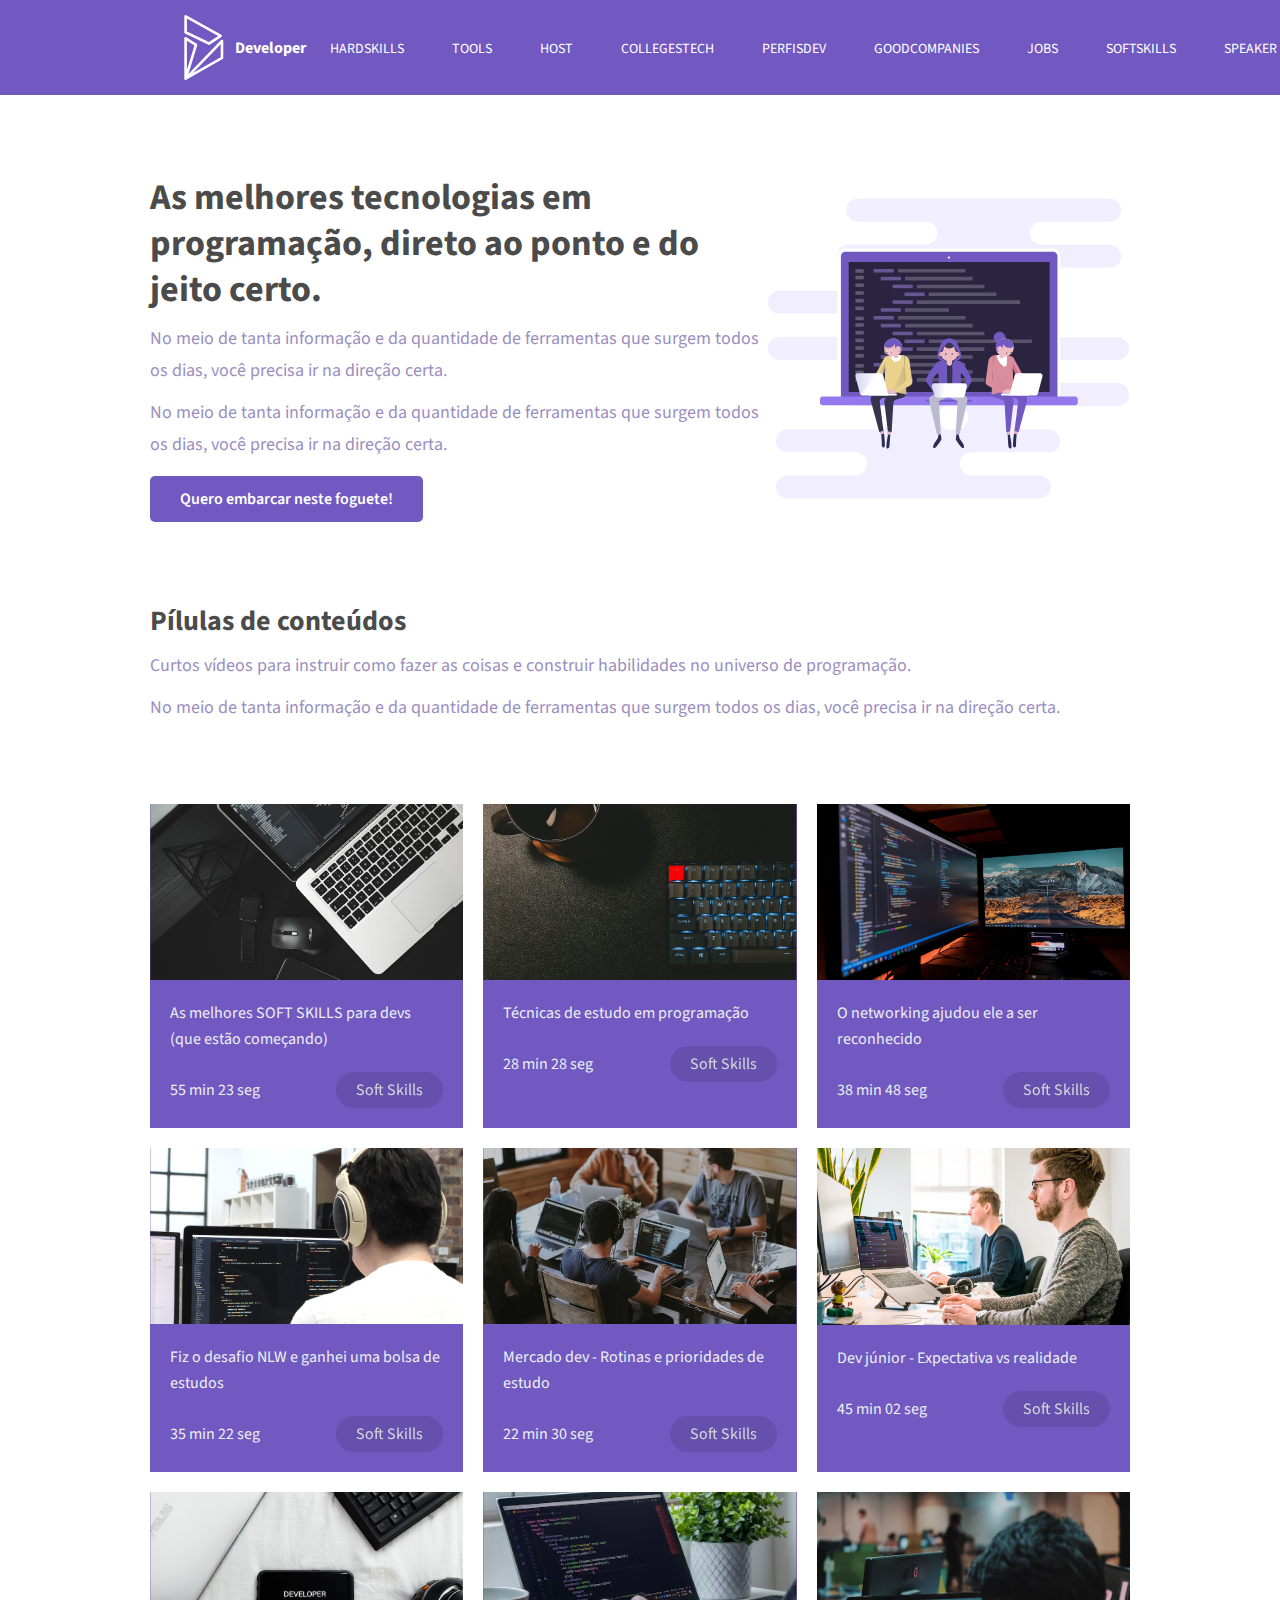
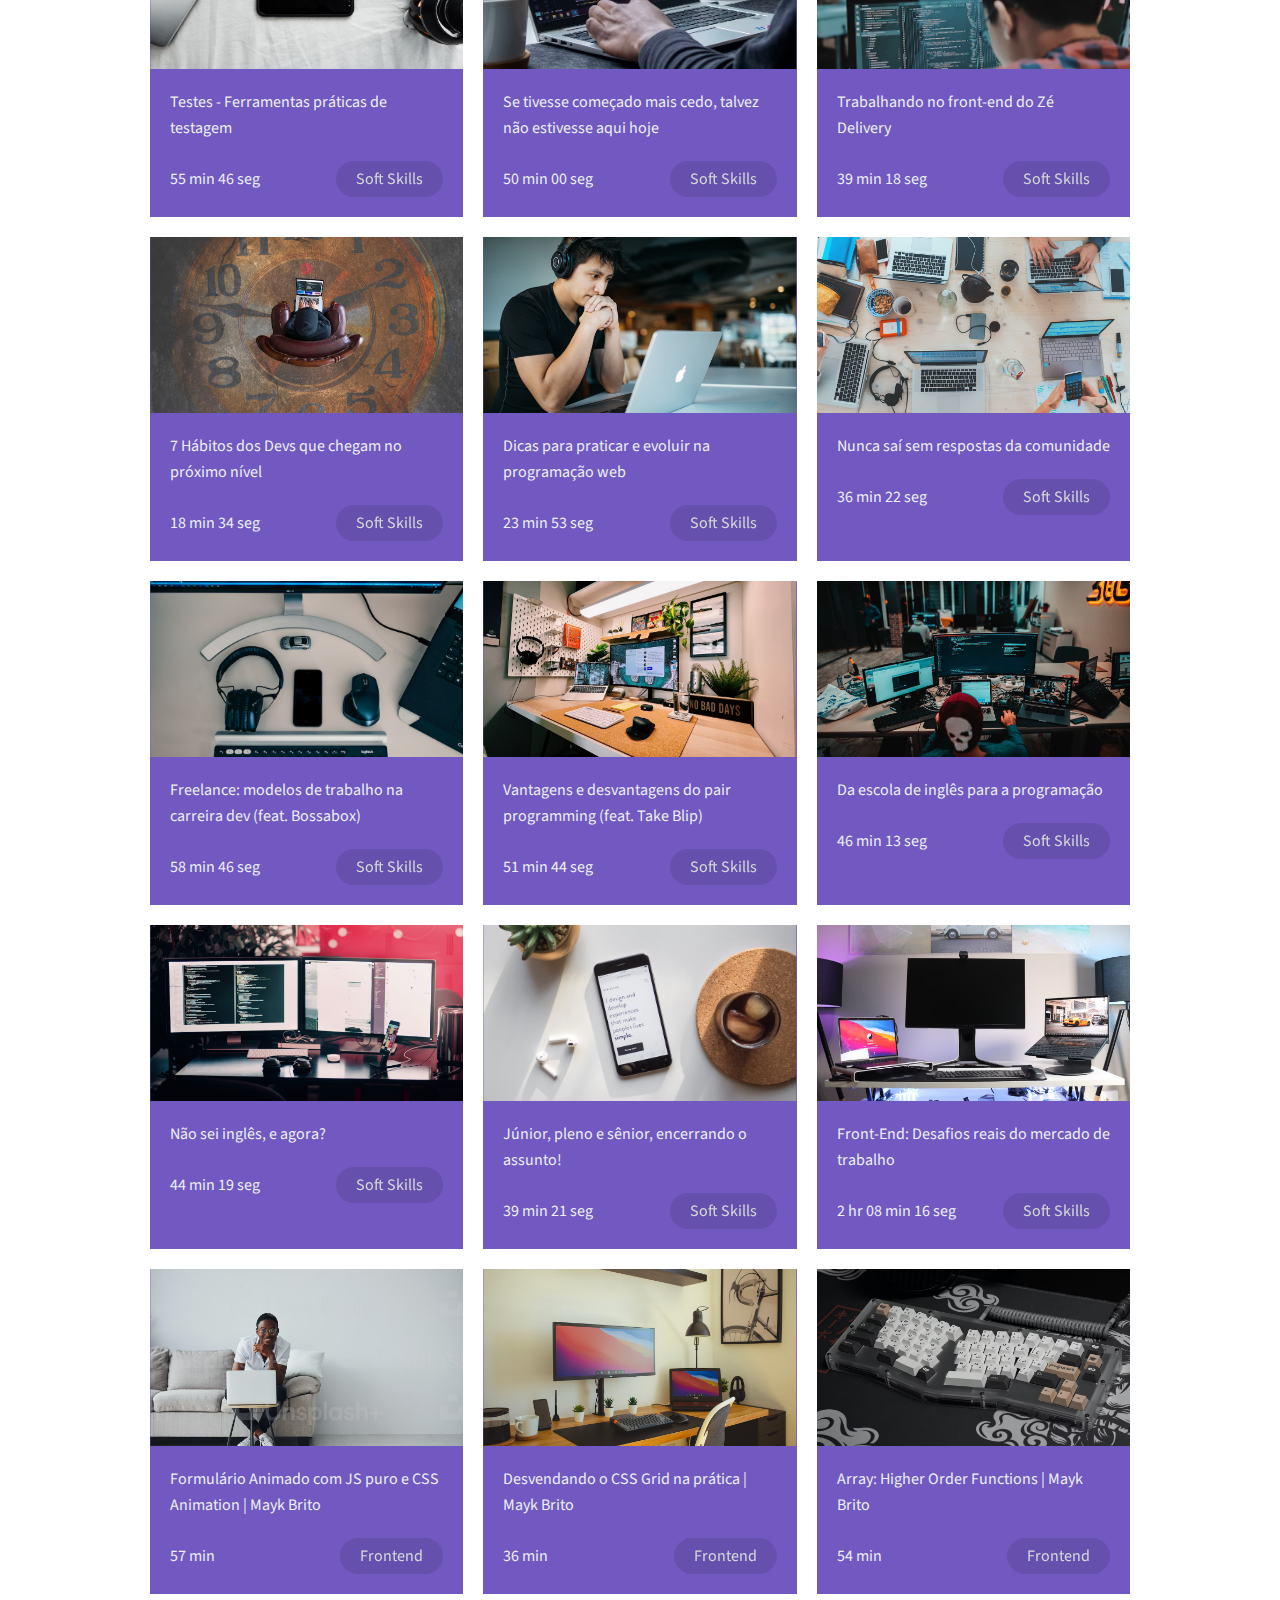
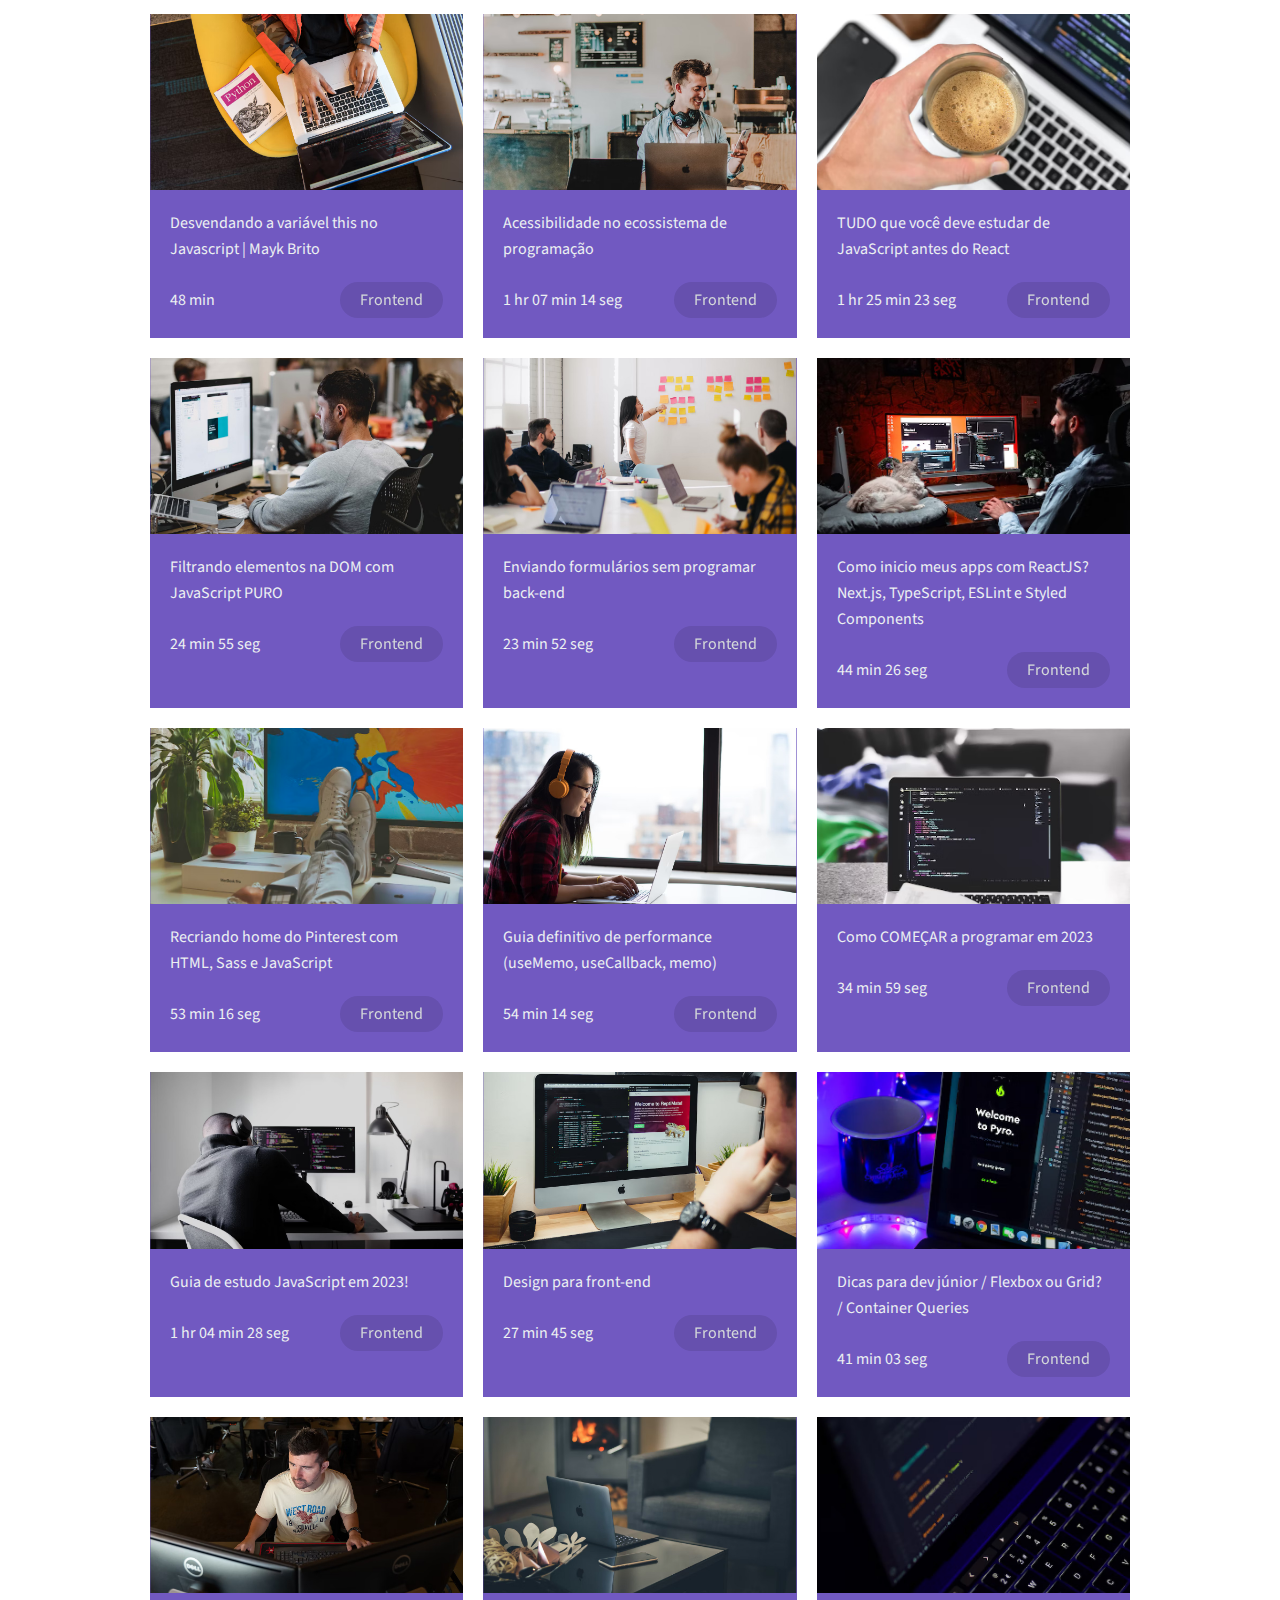
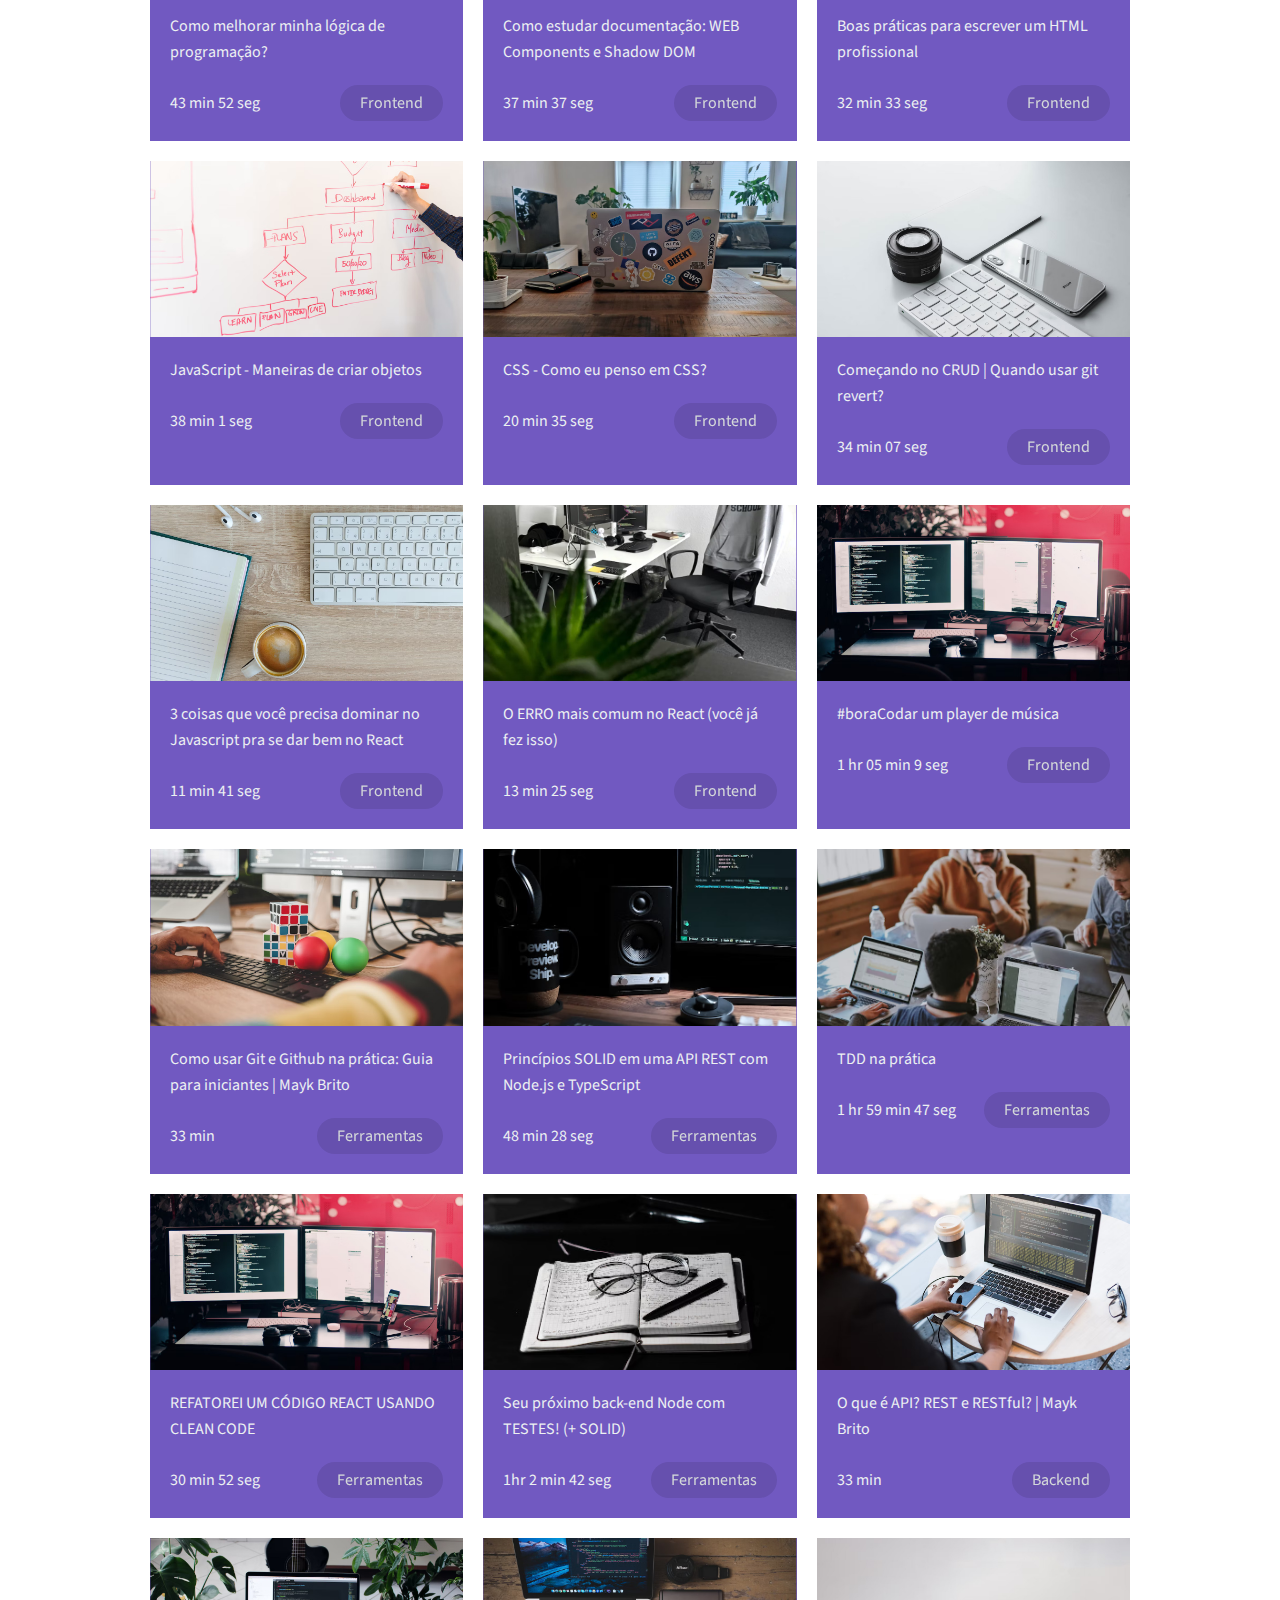
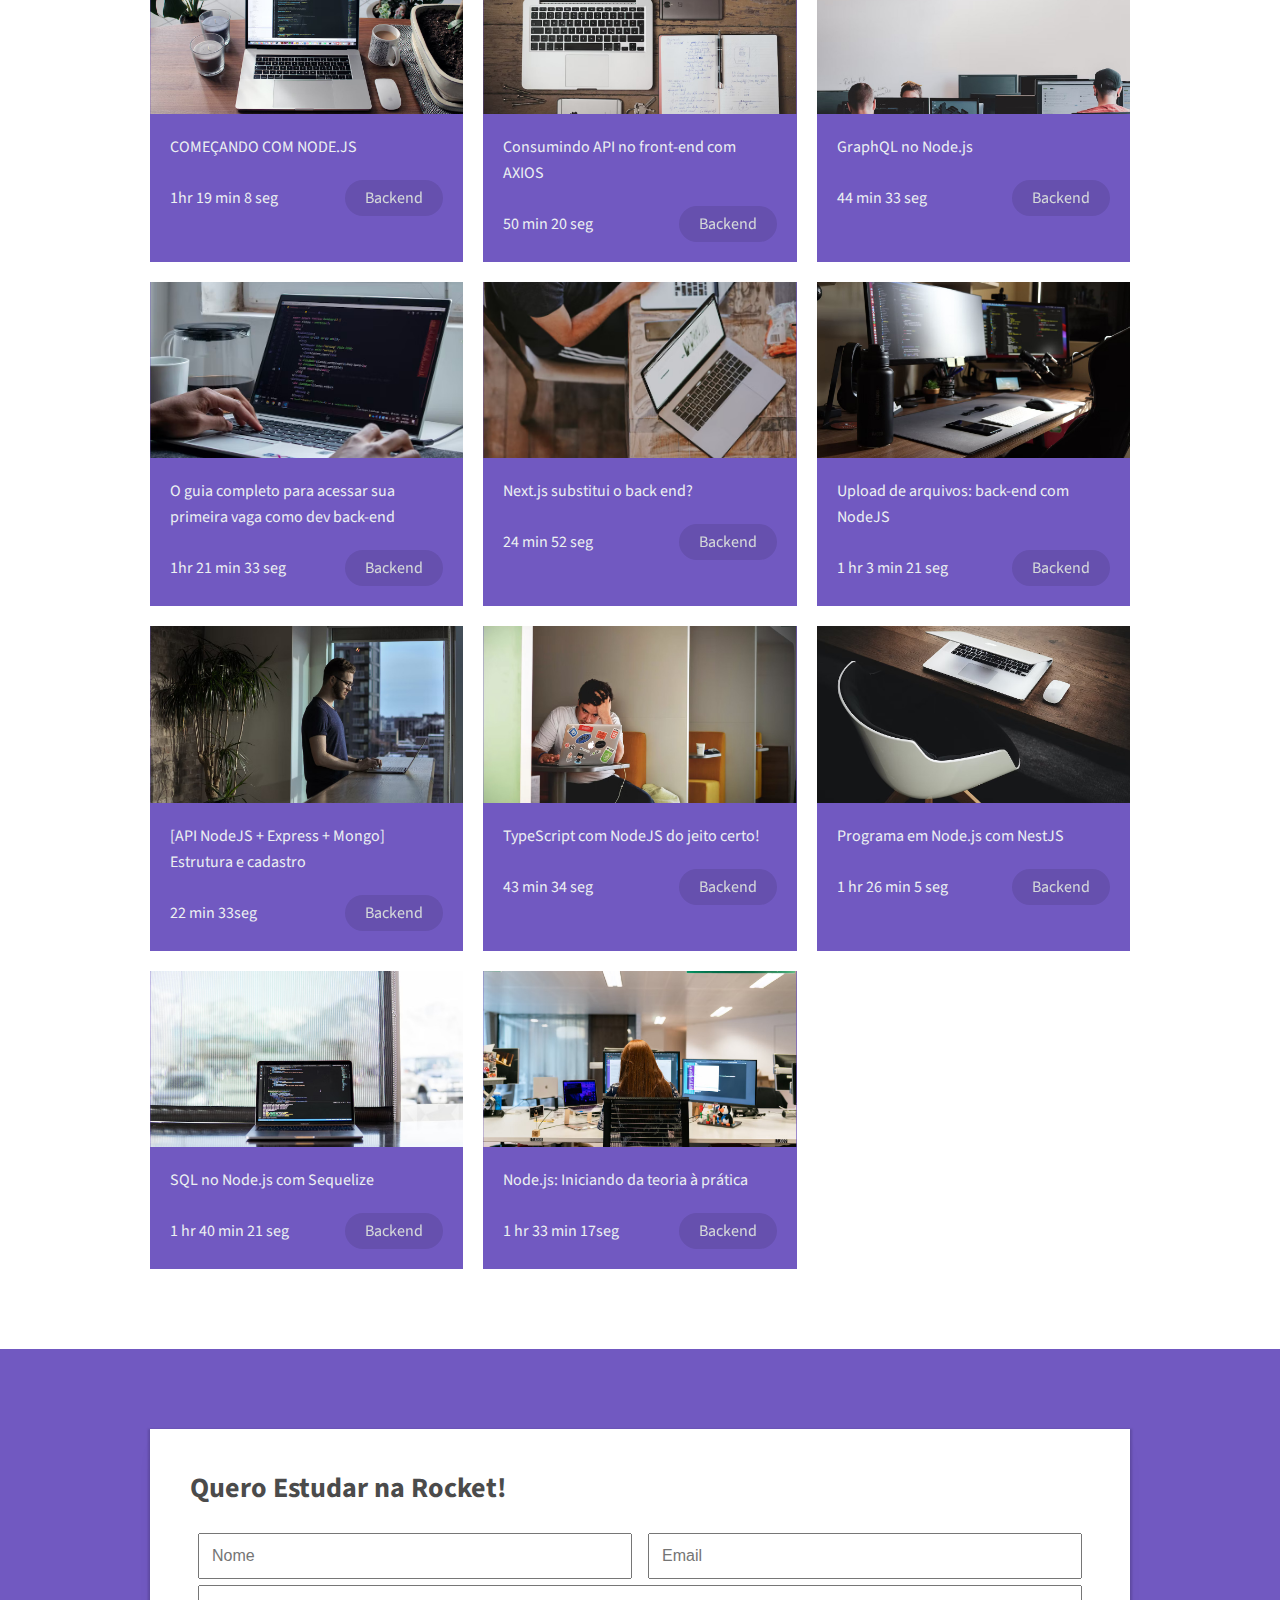
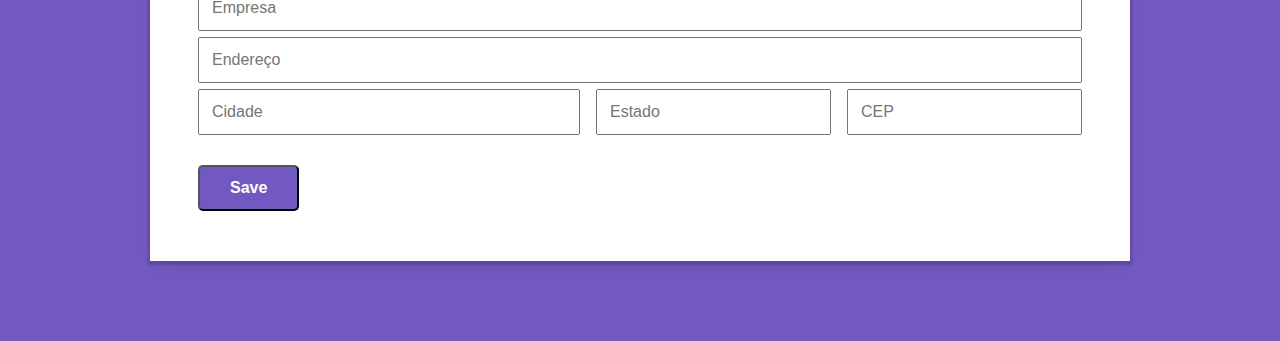
<file: index.html>
<!DOCTYPE html>
<html>

<head>
  <meta name="viewport" content="width=device-width, initial-scale=1.0" />
  <title>Developer</title>
  <link rel="stylesheet" href="./styles/style.css" />
  <link rel="stylesheet" href="./styles/responsive.css" media="screen and (max-width: 768px)" />
  <link rel="stylesheet" href="./styles/print.css" media="print" />
  <link rel="shortcut icon" href="./files/icons8-dynamics-365-50.svg" type="image/x-icon">
  <link rel="shortcut icon" href="./files/icons8-dynamics-365-100.svg" type="image/x-icon">
</head>

<body>
  <header>
    <div class="container">
      <div class="logo">
        <img src="./files/assets/icons8-dynamics-365-500.svg" alt="developer douglas" />
        <b>Developer</b>
      </div>
      <div class="menu-section">
        <div class="menu-toggle">
          <div class="one"></div>
          <div class="two"></div>
          <div class="three"></div>
        </div>
        <nav>
          <ul>
            <li><a href="./pages/hard-skills.html">HardSkills</a></li>
            <li><a href="./pages/tools.html">Tools</a></li>
            <li><a href="./pages/host.html">Host</a></li>
            <li><a href="./pages/colleges-tech.html">CollegesTech</a></li>
            <li><a href="./pages/perfis-dev.html">PerfisDev</a></li>
            <li><a href="./pages/good-companies.html">GoodCompanies</a></li>
            <li><a href="./pages/jobs.html">Jobs</a></li>
            <li><a href="./pages/soft-skills.html">SoftSkills</a></li>
            <li><a href="./pages/speaker.html">Speaker</a></li>
          </ul>
        </nav>
      </div>
    </div>
  </header>
  <section class="hero">
    <div class="container">
      <div>
        <h2>
          As melhores tecnologias em programação, direto ao ponto e do jeito
          certo.
        </h2>
        <p>
          No meio de tanta informação e da quantidade de ferramentas que
          surgem todos os dias, você precisa ir na direção certa.
        </p>
        <p>
          No meio de tanta informação e da quantidade de ferramentas que
          surgem todos os dias, você precisa ir na direção certa.
        </p>
        <a href="#pilulas" class="button">Quero embarcar neste foguete!</a>
      </div>
      <img src="./files/images/melhores-tecnologias.svg" alt="" />
    </div>
  </section>
  <main>
    <section class="hero">
      <div class="container">
        <div>
          <h3>
            Pílulas de conteúdos
          </h3>
          <p>
            Curtos vídeos para instruir como fazer as coisas e construir habilidades no universo de programação.
          </p>
          <p>
            No meio de tanta informação e da quantidade de ferramentas que
            surgem todos os dias, você precisa ir na direção certa.
          </p>
        </div>
      </div>
    </section>
    <section id="pilulas" class="cards">
      <div class="card">
        <div class="image">
          <img src="./files/images/oops-404-error.jpg" />
        </div>
        <div class="content">
          <p class="title text--medium">
            Desculpe-me. Estamos com lentidão em nossos servidores.
          </p>
          <div class="info">
            <p class="text--medium">Failed to load resource: </p>
            <p class="price text--medium">the server responded with a status of</p>
          </div>
        </div>
      </div>
    </section>
  </main>
  <section id="form">
    <form action="">
      <h3>Quero Estudar na Rocket!</h3>
      <div class="form-group">
        <input class="input-control" placeholder="Nome" />
        <input type="email" class="input-control" placeholder="Email" />
      </div>
      <div class="form-group">
        <input class="input-control" placeholder="Empresa" />
      </div>
      <div class="form-group">
        <input class="input-control" placeholder="Endereço" />
      </div>
      <div class="form-group">
        <input class="input-control" placeholder="Cidade" style="flex: 3 1" />
        <input class="input-control" placeholder="Estado" style="flex: 1" />
        <input class="input-control" placeholder="CEP" style="flex: 1" />
      </div>
      <div class="form-group">
        <button type="submit" class="button">Save</button>
      </div>
    </form>
  </section>
  <div class="modal-overlay">
    <div class="modal">
      <a class="close-modal">
        <svg viewBox="0 0 20 20">
          <path fill="#000000"
            d="M15.898,4.045c-0.271-0.272-0.713-0.272-0.986,0l-4.71,4.711L5.493,4.045c-0.272-0.272-0.714-0.272-0.986,0s-0.272,0.714,0,0.986l4.709,4.711l-4.71,4.711c-0.272,0.271-0.272,0.713,0,0.986c0.136,0.136,0.314,0.203,0.492,0.203c0.179,0,0.357-0.067,0.493-0.203l4.711-4.711l4.71,4.711c0.137,0.136,0.314,0.203,0.494,0.203c0.178,0,0.355-0.067,0.492-0.203c0.273-0.273,0.273-0.715,0-0.986l-4.711-4.711l4.711-4.711C16.172,4.759,16.172,4.317,15.898,4.045z">
          </path>
        </svg>
      </a>
      <div class="modal-content">
        <div class="video-background">
          <div class="video-foreground">
            <iframe src="https://www.youtube.com/embed/GykTLqODQuU" frameborder="0" allowfullscreen></iframe>
          </div>
        </div>
      </div>
    </div>
  </div>
  <script src="./scripts/menu.js"></script>
  <script src="./scripts.js"></script>
</body>

</html>
</file>
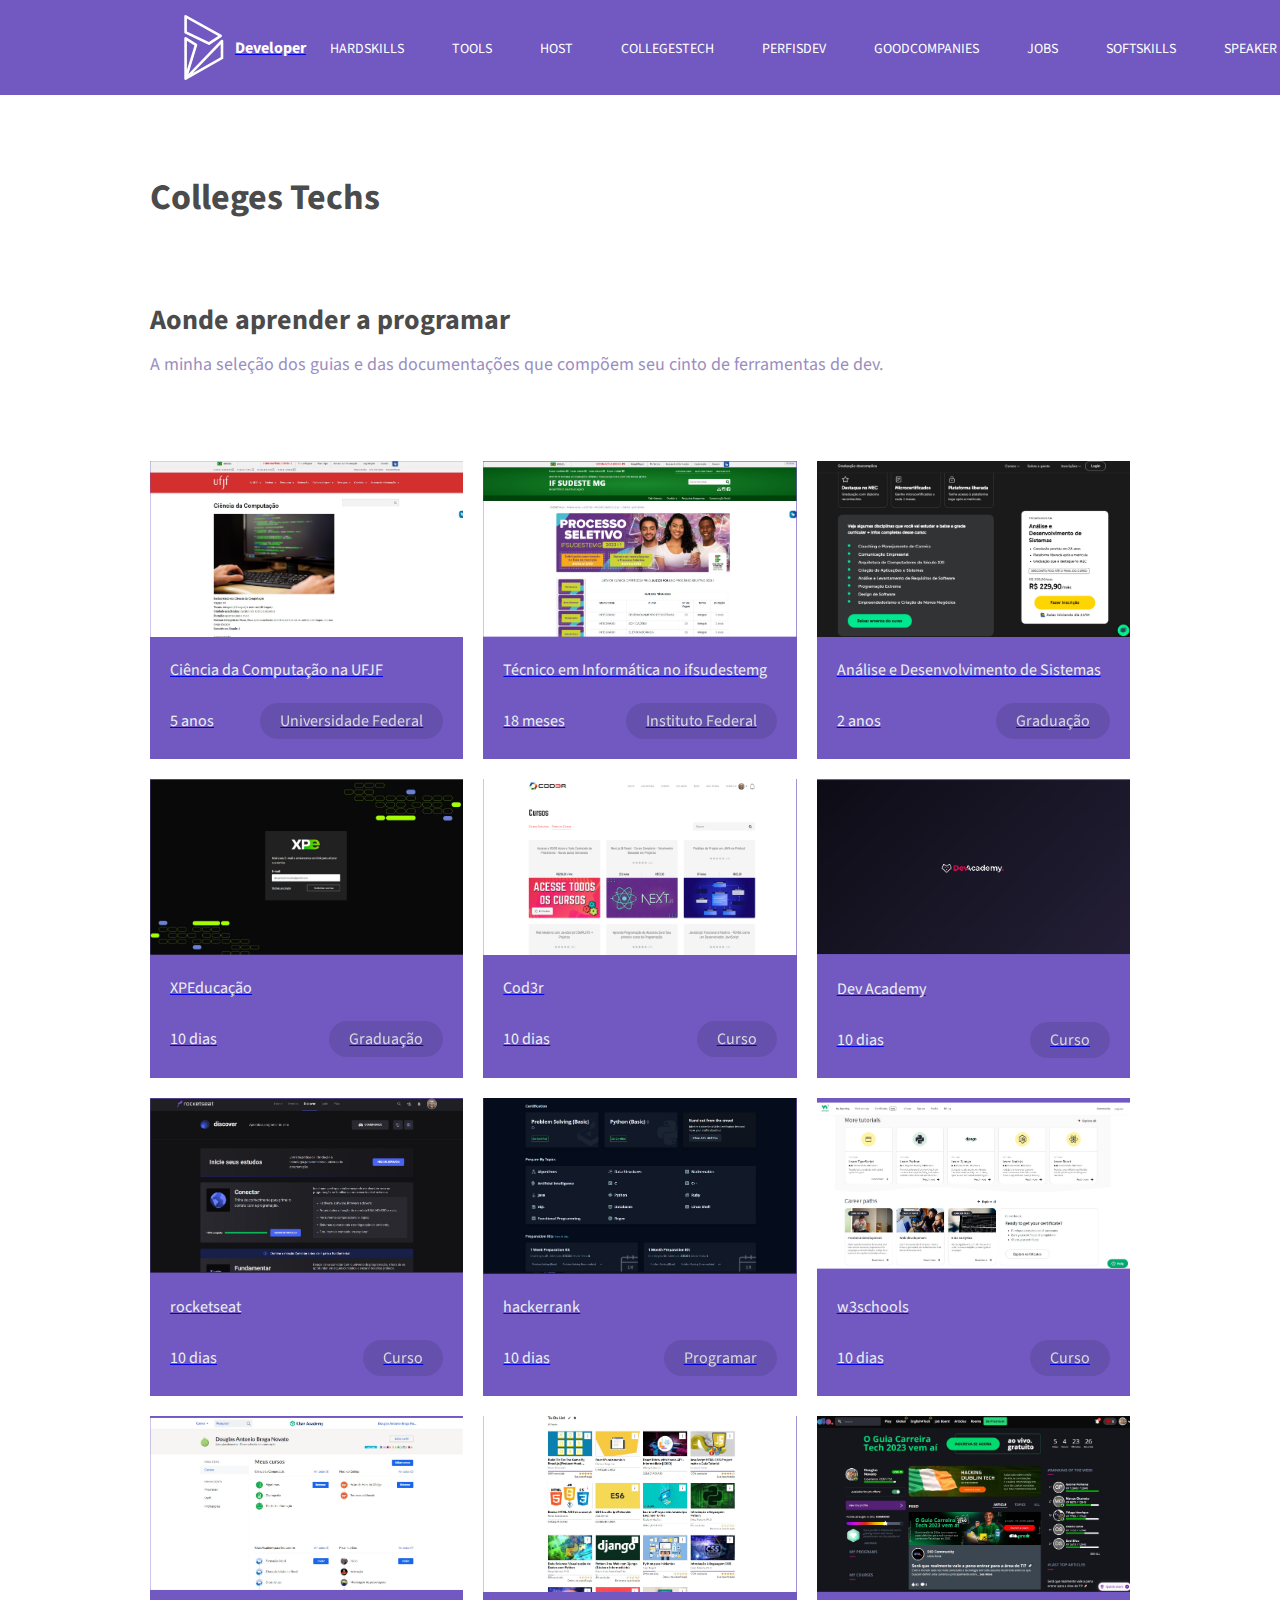
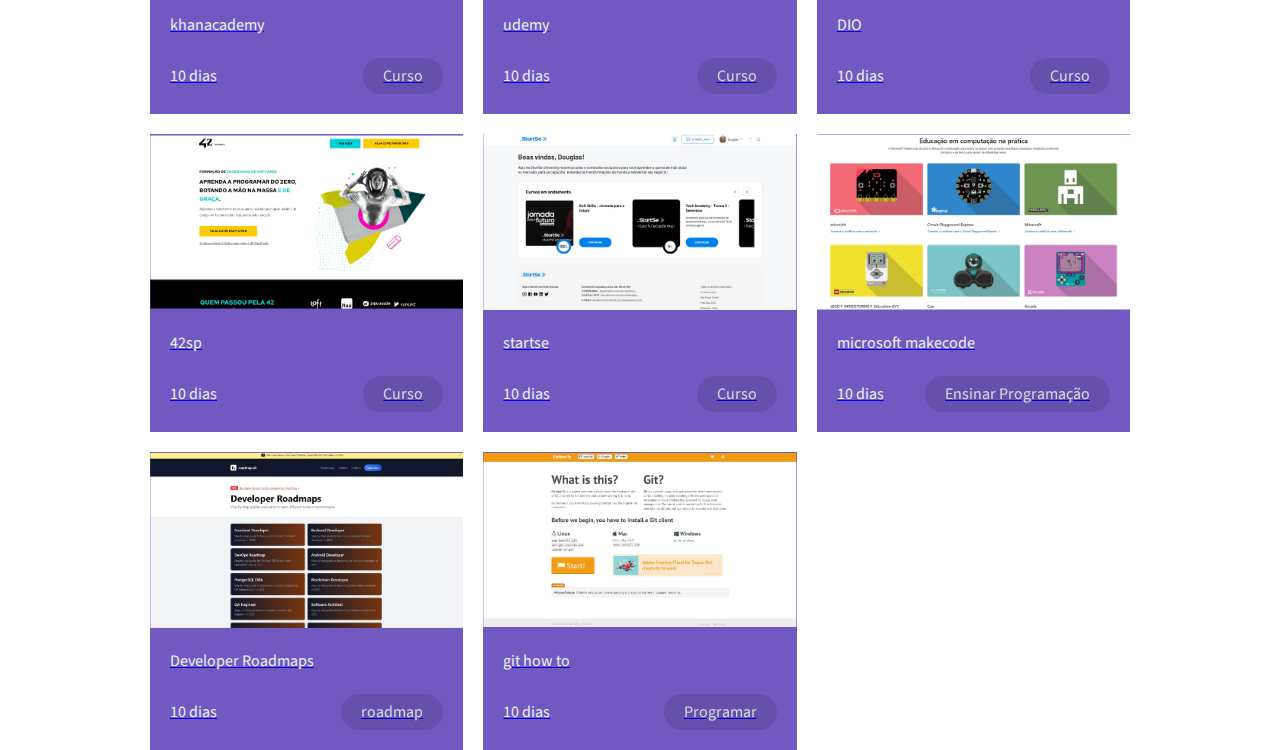
<file: pages/colleges-tech.html>
<!DOCTYPE html>
<html>

<head>
    <meta name="viewport" content="width=device-width, initial-scale=1.0" />
    <title>HardSkills</title>
    <link rel="stylesheet" href="../styles/style.css" />
    <link rel="stylesheet" href="../styles/responsive.css" media="screen and (max-width: 768px)" />
    <link rel="stylesheet" href="../styles/print.css" media="print" />
    <link rel="shortcut icon" href="../files/icons8-dynamics-365-50.svg" type="image/x-icon">
    <link rel="shortcut icon" href="../files/icons8-dynamics-365-100.svg" type="image/x-icon">
</head>

<body>
    <header>
        <div class="container">
            <a href="../index.html">
                <div class="logo">
                    <img src="../files/assets/icons8-dynamics-365-500.svg" alt="developer douglas" />
                    <b>Developer</b>
                </div>
            </a>
            <div class="menu-section">
                <div class="menu-toggle">
                    <div class="one"></div>
                    <div class="two"></div>
                    <div class="three"></div>
                </div>
                <nav>
                    <ul>
                        <li><a href="./hard-skills.html">HardSkills</a></li>
                        <li><a href="./tools.html">Tools</a></li>
                        <li><a href="./host.html">Host</a></li>
                        <li><a href="#">CollegesTech</a></li>
                        <li><a href="./perfis-dev.html">PerfisDev</a></li>
                        <li><a href="./good-companies.html">GoodCompanies</a></li>
                        <li><a href="./jobs.html">Jobs</a></li>
                        <li><a href="./soft-skills.html">SoftSkills</a></li>
                        <li><a href="./speaker.html">Speaker</a></li>
                    </ul>
                </nav>
            </div>
        </div>
    </header>
    <section class="hero">
        <div class="container">
            <div>
                <h2>
                    Colleges Techs
                </h2>
            </div>
        </div>
    </section>
    <main>
        <section class="hero">
            <div class="container">
                <div>
                    <h3>
                       Aonde aprender a programar 
                    </h3>
                    <p>
                        A minha seleção dos guias e das documentações que compõem seu cinto de ferramentas de dev.
                    </p>
                </div>
            </div>
        </section>
        <section id="sites" class="cards">
            <div class="card">
                <a class="destino" href="https://www.google.com/" target="_blank">
                    <div class="image">
                        <img src="../files/thumb_hard-skills/web_dev.jpg" />
                    </div>
                    <div class="content">
                        <p class="title text--medium">
                            web.dev learn
                        </p>
                        <div class="info">
                            <p class="text--medium">Learn web development</p>
                            <p class="price text--medium">Instruções para seu código</p>
                        </div>
                    </div>
                </a>
            </div>
        </section>
    </main>
    <script src="../scripts/menu.js"></script>
    <script src="../scripts/colleges-tech.js"></script>
</body>

</html>
</file>
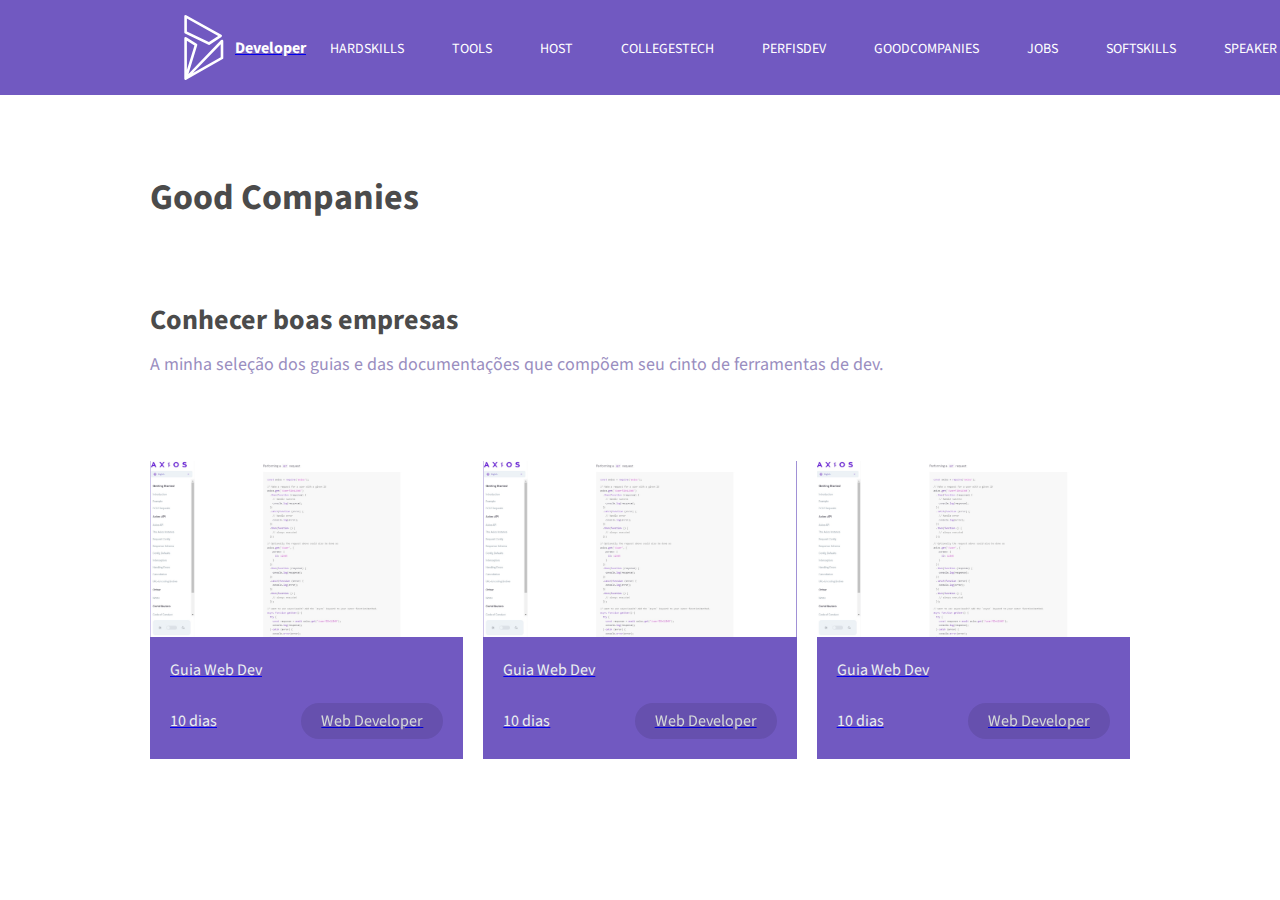
<file: pages/good-companies.html>
<!DOCTYPE html>
<html>

<head>
    <meta name="viewport" content="width=device-width, initial-scale=1.0" />
    <title>HardSkills</title>
    <link rel="stylesheet" href="../styles/style.css" />
    <link rel="stylesheet" href="../styles/responsive.css" media="screen and (max-width: 768px)" />
    <link rel="stylesheet" href="../styles/print.css" media="print" />
    <link rel="shortcut icon" href="../files/icons8-dynamics-365-50.svg" type="image/x-icon">
    <link rel="shortcut icon" href="../files/icons8-dynamics-365-100.svg" type="image/x-icon">
</head>

<body>
    <header>
        <div class="container">
            <a href="../index.html">
                <div class="logo">
                    <img src="../files/assets/icons8-dynamics-365-500.svg" alt="developer douglas" />
                    <b>Developer</b>
                </div>
            </a>
            <div class="menu-section">
                <div class="menu-toggle">
                    <div class="one"></div>
                    <div class="two"></div>
                    <div class="three"></div>
                </div>
                <nav>
                    <ul>
                        <li><a href="./hard-skills.html">HardSkills</a></li>
                        <li><a href="./tools.html">Tools</a></li>
                        <li><a href="./host.html">Host</a></li>
                        <li><a href="./colleges-tech.html">CollegesTech</a></li>
                        <li><a href="./perfis-dev.html">PerfisDev</a></li>
                        <li><a href="#">GoodCompanies</a></li>
                        <li><a href="./jobs.html">Jobs</a></li>
                        <li><a href="./soft-skills.html">SoftSkills</a></li>
                        <li><a href="./speaker.html">Speaker</a></li>
                    </ul>
                </nav>
            </div>
        </div>
    </header>
    <section class="hero">
        <div class="container">
            <div>
                <h2>
                    Good Companies
                </h2>
            </div>
        </div>
    </section>
    <main>
        <section class="hero">
            <div class="container">
                <div>
                    <h3>
                        Conhecer boas empresas  
                    </h3>
                    <p>
                        A minha seleção dos guias e das documentações que compõem seu cinto de ferramentas de dev.
                    </p>
                </div>
            </div>
        </section>
        <section id="sites" class="cards">
            <div class="card">
                <a class="destino" href="https://www.google.com/" target="_blank">
                    <div class="image">
                        <img src="../files/thumb_hard-skills/web_dev.jpg" />
                    </div>
                    <div class="content">
                        <p class="title text--medium">
                            web.dev learn
                        </p>
                        <div class="info">
                            <p class="text--medium">Learn web development</p>
                            <p class="price text--medium">Instruções para seu código</p>
                        </div>
                    </div>
                </a>
            </div>
        </section>
    </main>
    <script src="../scripts/menu.js"></script>
    <script src="../scripts/good-companies.js"></script>
</body>

</html>
</file>
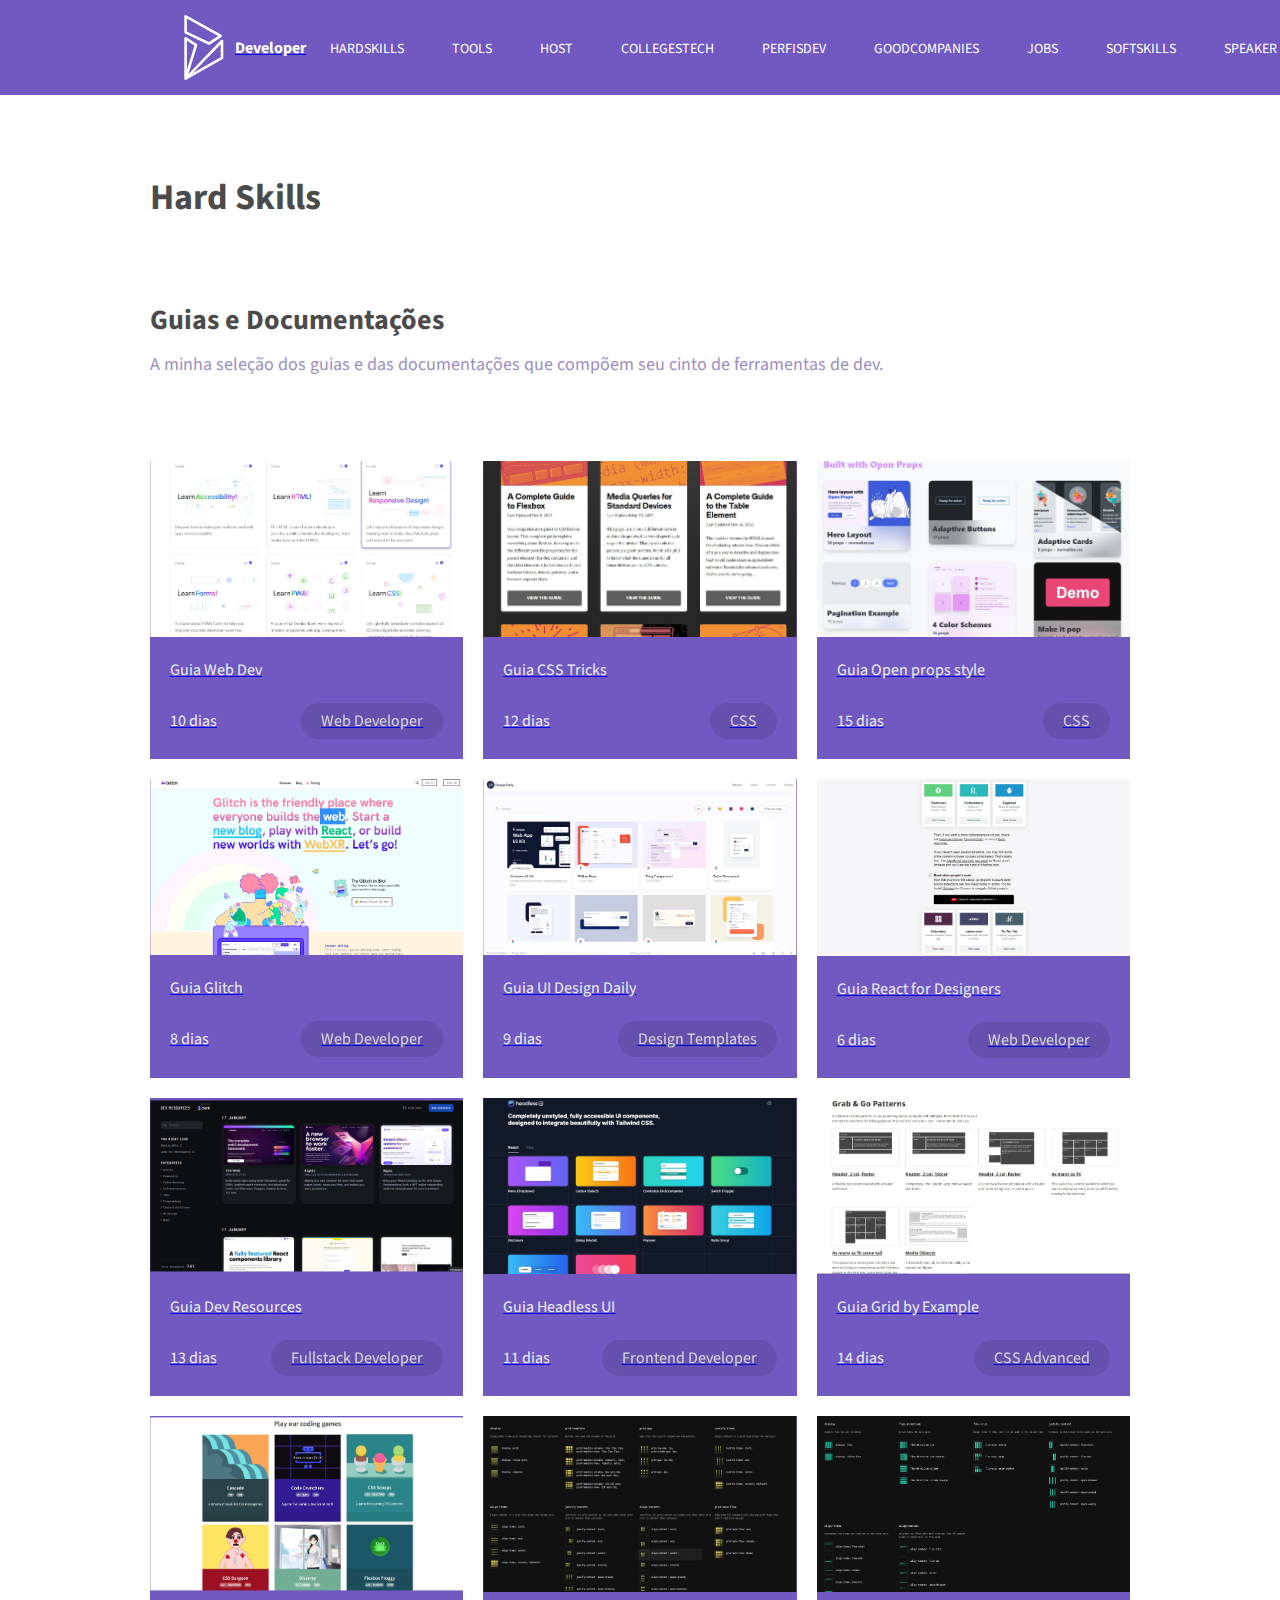
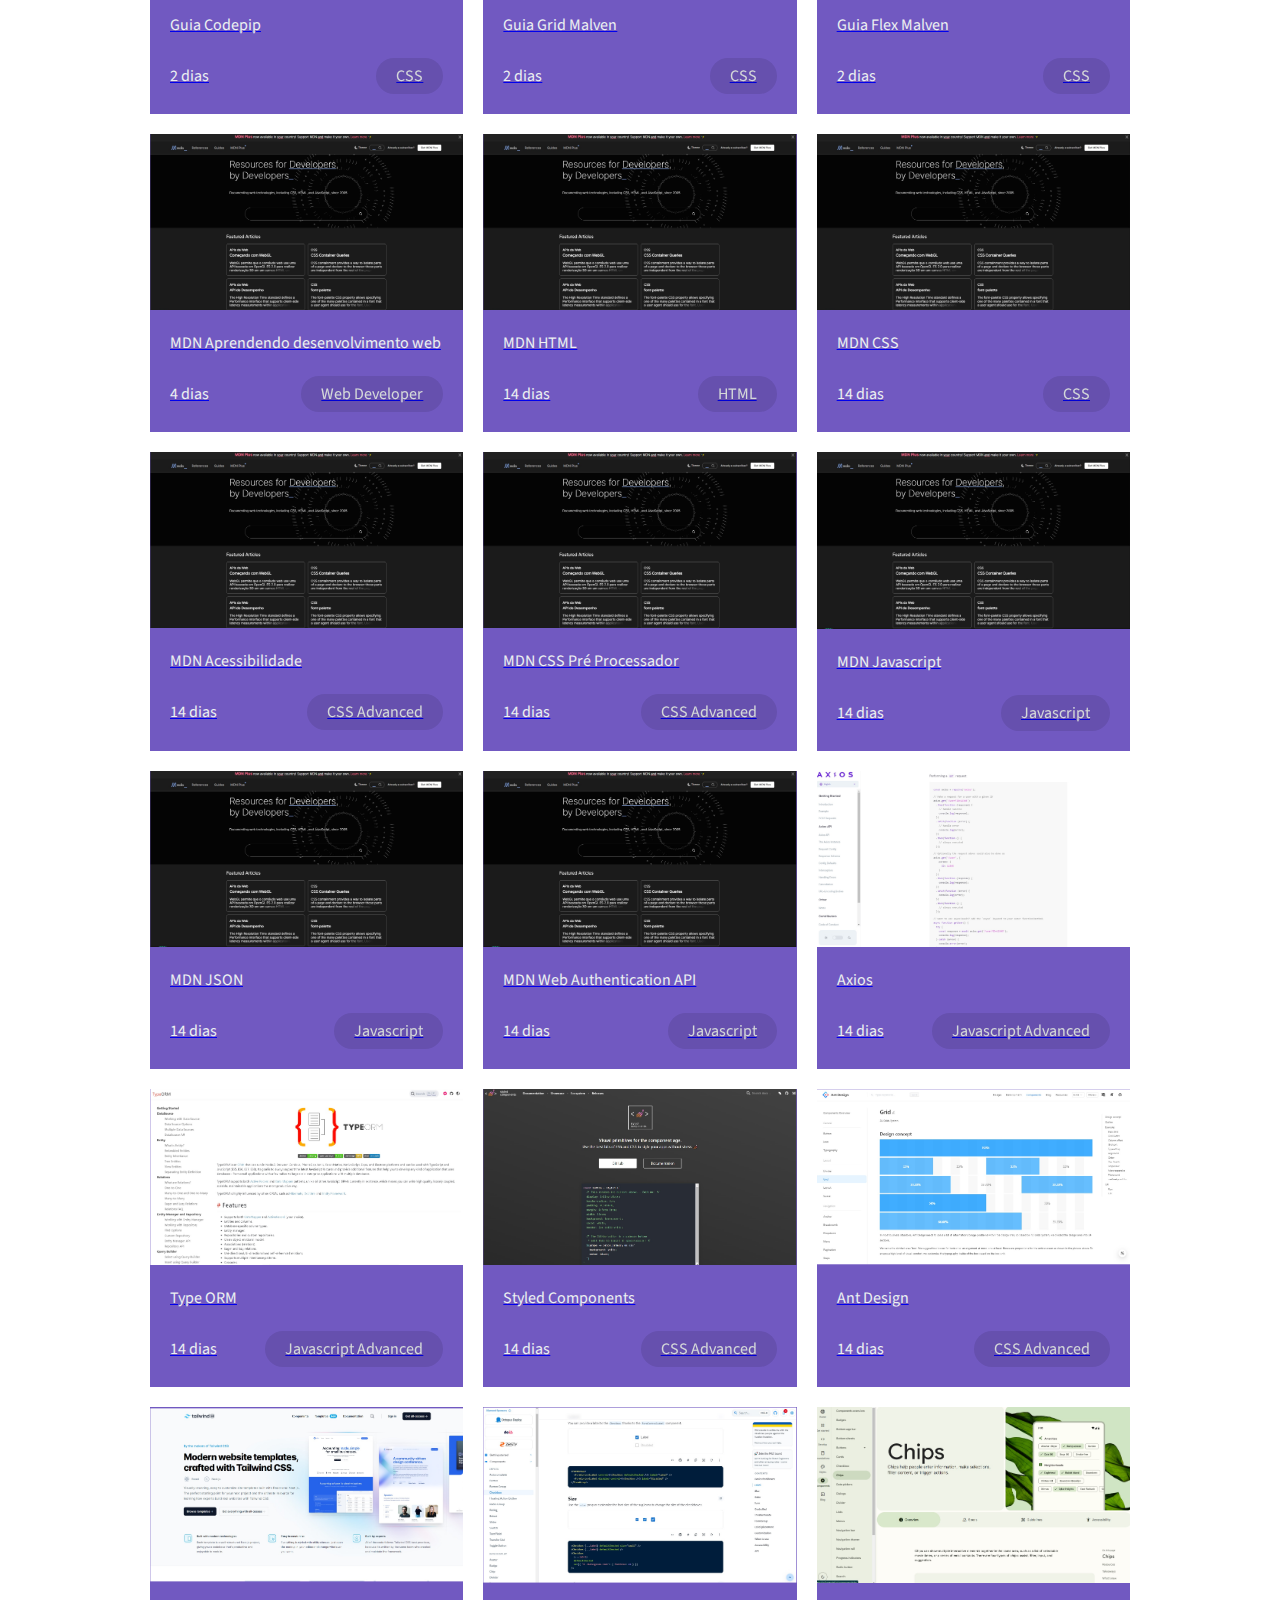
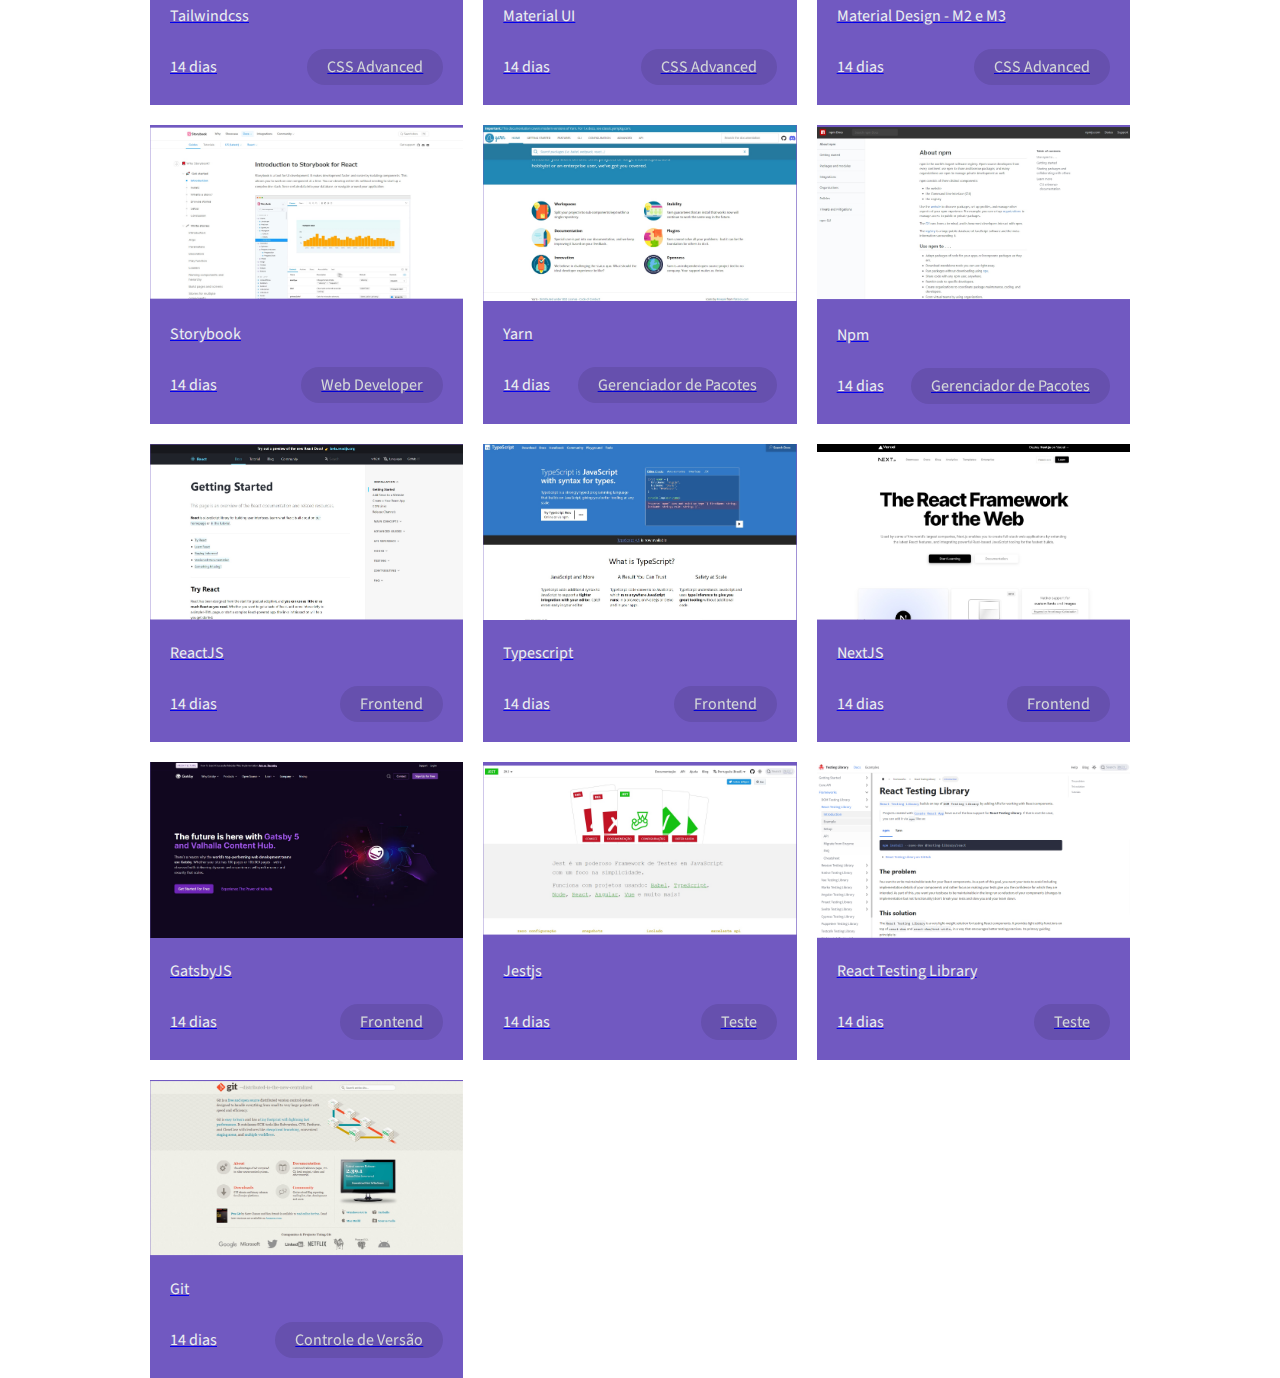
<file: pages/hard-skills.html>
<!DOCTYPE html>
<html>

<head>
    <meta name="viewport" content="width=device-width, initial-scale=1.0" />
    <title>HardSkills</title>
    <link rel="stylesheet" href="../styles/style.css" />
    <link rel="stylesheet" href="../styles/responsive.css" media="screen and (max-width: 768px)" />
    <link rel="stylesheet" href="../styles/print.css" media="print" />
    <link rel="shortcut icon" href="../files/icons8-dynamics-365-50.svg" type="image/x-icon">
    <link rel="shortcut icon" href="../files/icons8-dynamics-365-100.svg" type="image/x-icon">
</head>

<body>
    <header>
        <div class="container">
            <a href="../index.html">
                <div class="logo">
                    <img src="../files/assets/icons8-dynamics-365-500.svg" alt="developer douglas" />
                    <b>Developer</b>
                </div>
            </a>
            <div class="menu-section">
                <div class="menu-toggle">
                    <div class="one"></div>
                    <div class="two"></div>
                    <div class="three"></div>
                </div>
                <nav>
                    <ul>
                        <li><a href="#">HardSkills</a></li>
                        <li><a href="./tools.html">Tools</a></li>
                        <li><a href="./host.html">Host</a></li>
                        <li><a href="./colleges-tech.html">CollegesTech</a></li>
                        <li><a href="./perfis-dev.html">PerfisDev</a></li>
                        <li><a href="./good-companies.html">GoodCompanies</a></li>
                        <li><a href="./jobs.html">Jobs</a></li>
                        <li><a href="./soft-skills.html">SoftSkills</a></li>
                        <li><a href="./speaker.html">Speaker</a></li>
                    </ul>
                </nav>
            </div>
        </div>
    </header>
    <section class="hero">
        <div class="container">
            <div>
                <h2>
                    Hard Skills
                </h2>
            </div>
        </div>
    </section>
    <main>
        <section class="hero">
            <div class="container">
                <div>
                    <h3>
                        Guias e Documentações
                    </h3>
                    <p>
                        A minha seleção dos guias e das documentações que compõem seu cinto de ferramentas de dev.
                    </p>
                </div>
            </div>
        </section>
        <section id="sites" class="cards">
            <div class="card">
                <a class="destino" href="https://www.google.com/" target="_blank">
                    <div class="image">
                        <img src="../files/thumb_hard-skills/web_dev.jpg" />
                    </div>
                    <div class="content">
                        <p class="title text--medium">
                            web.dev learn
                        </p>
                        <div class="info">
                            <p class="text--medium">Learn web development</p>
                            <p class="price text--medium">Instruções para seu código</p>
                        </div>
                    </div>
                </a>
            </div>
        </section>
    </main>
    <script src="../scripts/menu.js"></script>
    <script src="../scripts/hard-skill.js"></script>
</body>

</html>
</file>
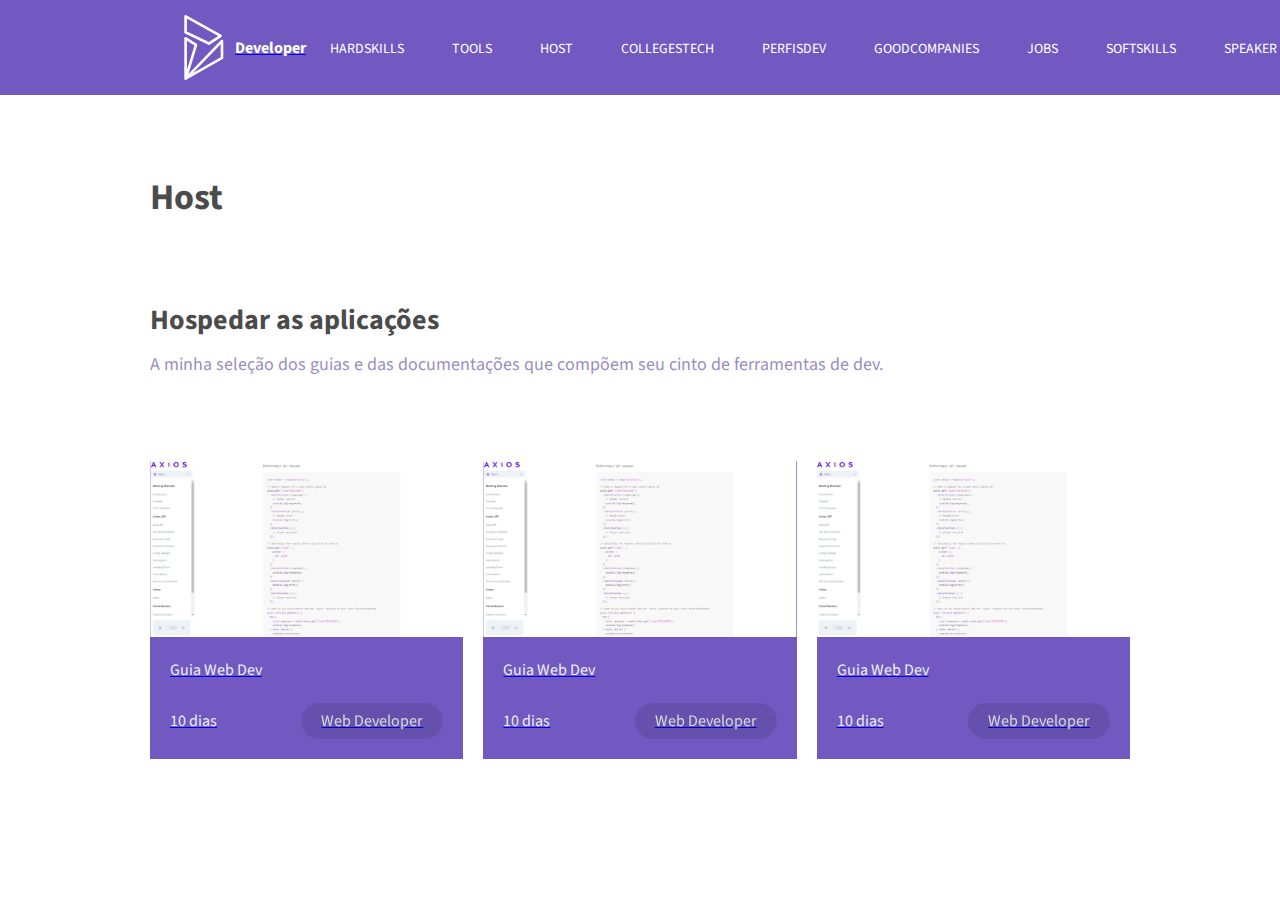
<file: pages/host.html>
<!DOCTYPE html>
<html>

<head>
    <meta name="viewport" content="width=device-width, initial-scale=1.0" />
    <title>HardSkills</title>
    <link rel="stylesheet" href="../styles/style.css" />
    <link rel="stylesheet" href="../styles/responsive.css" media="screen and (max-width: 768px)" />
    <link rel="stylesheet" href="../styles/print.css" media="print" />
    <link rel="shortcut icon" href="../files/icons8-dynamics-365-50.svg" type="image/x-icon">
    <link rel="shortcut icon" href="../files/icons8-dynamics-365-100.svg" type="image/x-icon">
</head>

<body>
    <header>
        <div class="container">
            <a href="../index.html">
                <div class="logo">
                    <img src="../files/assets/icons8-dynamics-365-500.svg" alt="developer douglas" />
                    <b>Developer</b>
                </div>
            </a>
            <div class="menu-section">
                <div class="menu-toggle">
                    <div class="one"></div>
                    <div class="two"></div>
                    <div class="three"></div>
                </div>
                <nav>
                    <ul>
                        <li><a href="./hard-skills.html">HardSkills</a></li>
                        <li><a href="./tools.html">Tools</a></li>
                        <li><a href="#">Host</a></li>
                        <li><a href="./colleges-tech.html">CollegesTech</a></li>
                        <li><a href="./perfis-dev.html">PerfisDev</a></li>
                        <li><a href="./good-companies.html">GoodCompanies</a></li>
                        <li><a href="./jobs.html">Jobs</a></li>
                        <li><a href="./soft-skills.html">SoftSkills</a></li>
                        <li><a href="./speaker.html">Speaker</a></li>
                    </ul>
                </nav>
            </div>
        </div>
    </header>
    <section class="hero">
        <div class="container">
            <div>
                <h2>
                    Host
                </h2>
            </div>
        </div>
    </section>
    <main>
        <section class="hero">
            <div class="container">
                <div>
                    <h3>
                        Hospedar as aplicações
                    </h3>
                    <p>
                        A minha seleção dos guias e das documentações que compõem seu cinto de ferramentas de dev.
                    </p>
                </div>
            </div>
        </section>
        <section id="sites" class="cards">
            <div class="card">
                <a class="destino" href="https://www.google.com/" target="_blank">
                    <div class="image">
                        <img src="../files/thumb_hard-skills/web_dev.jpg" />
                    </div>
                    <div class="content">
                        <p class="title text--medium">
                            web.dev learn
                        </p>
                        <div class="info">
                            <p class="text--medium">Learn web development</p>
                            <p class="price text--medium">Instruções para seu código</p>
                        </div>
                    </div>
                </a>
            </div>
        </section>
    </main>
    <script src="../scripts/menu.js"></script>
    <script src="../scripts/host.js"></script>
</body>

</html>
</file>
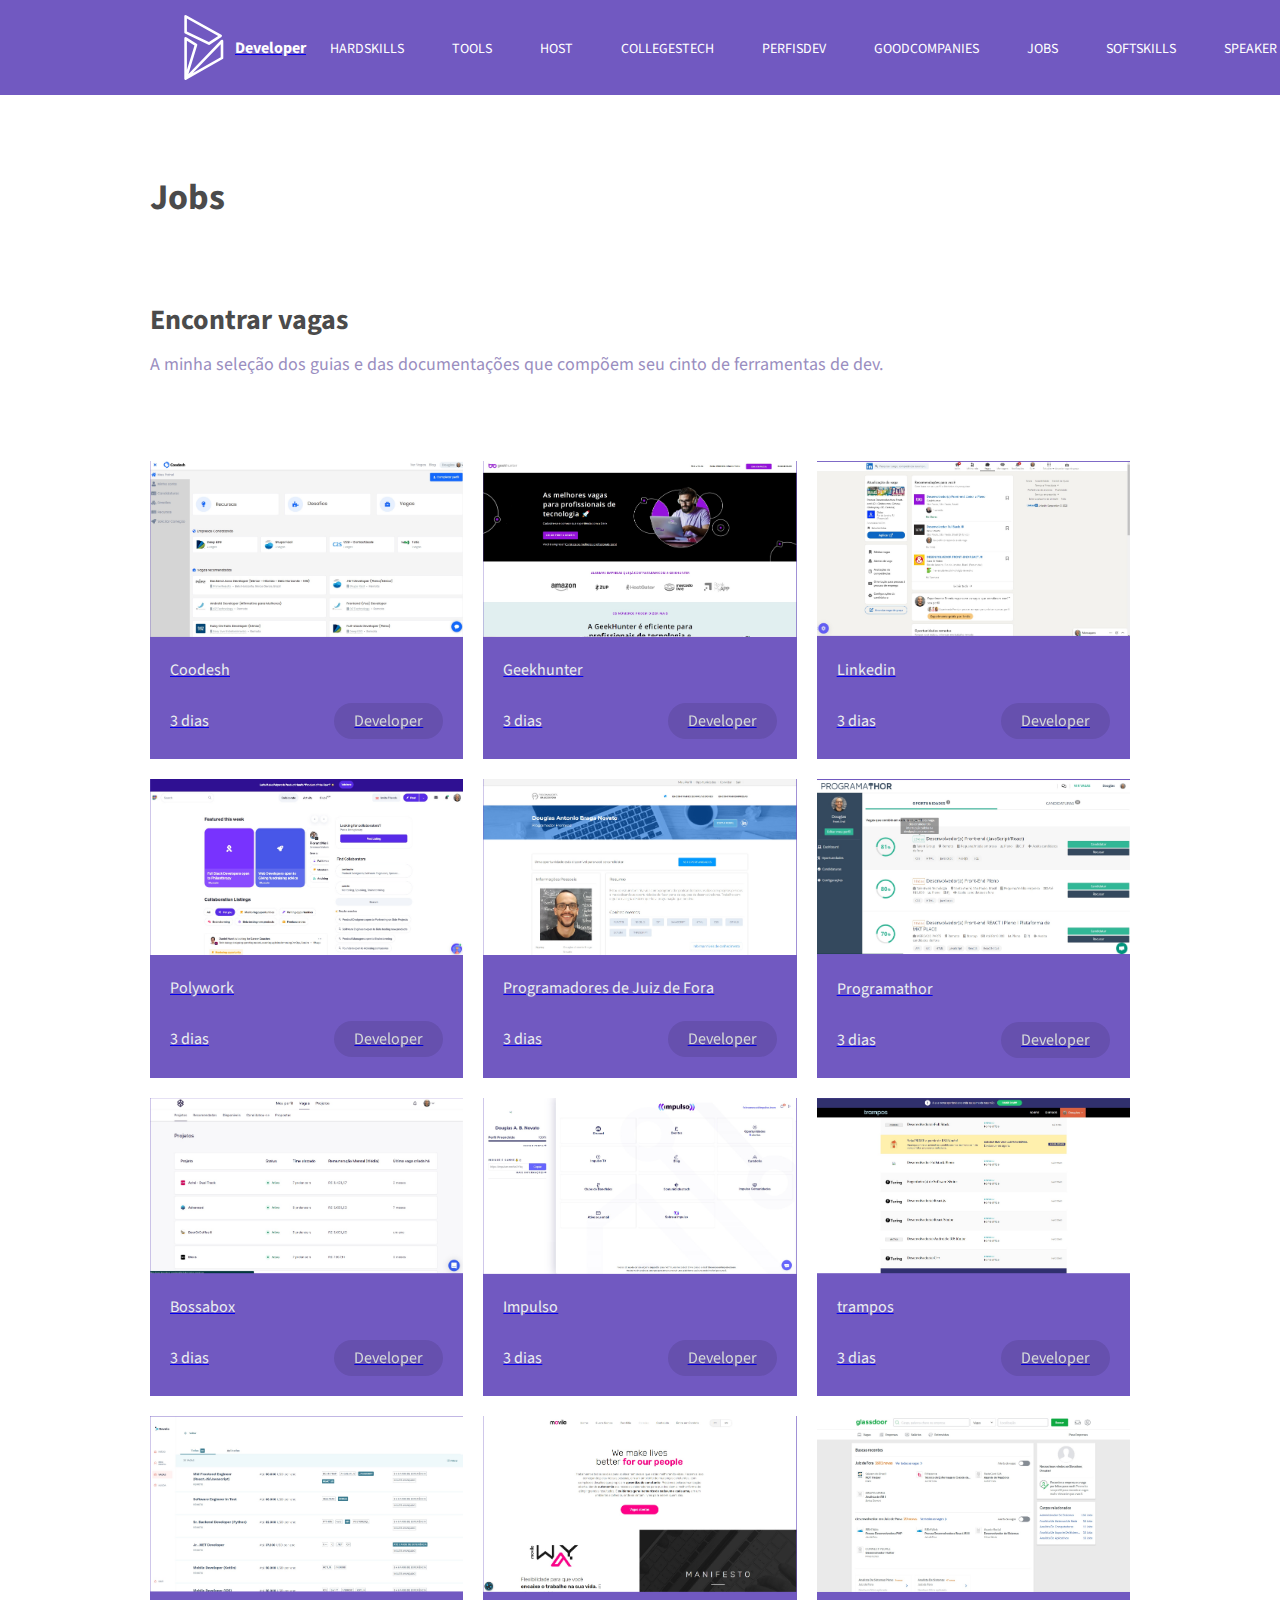
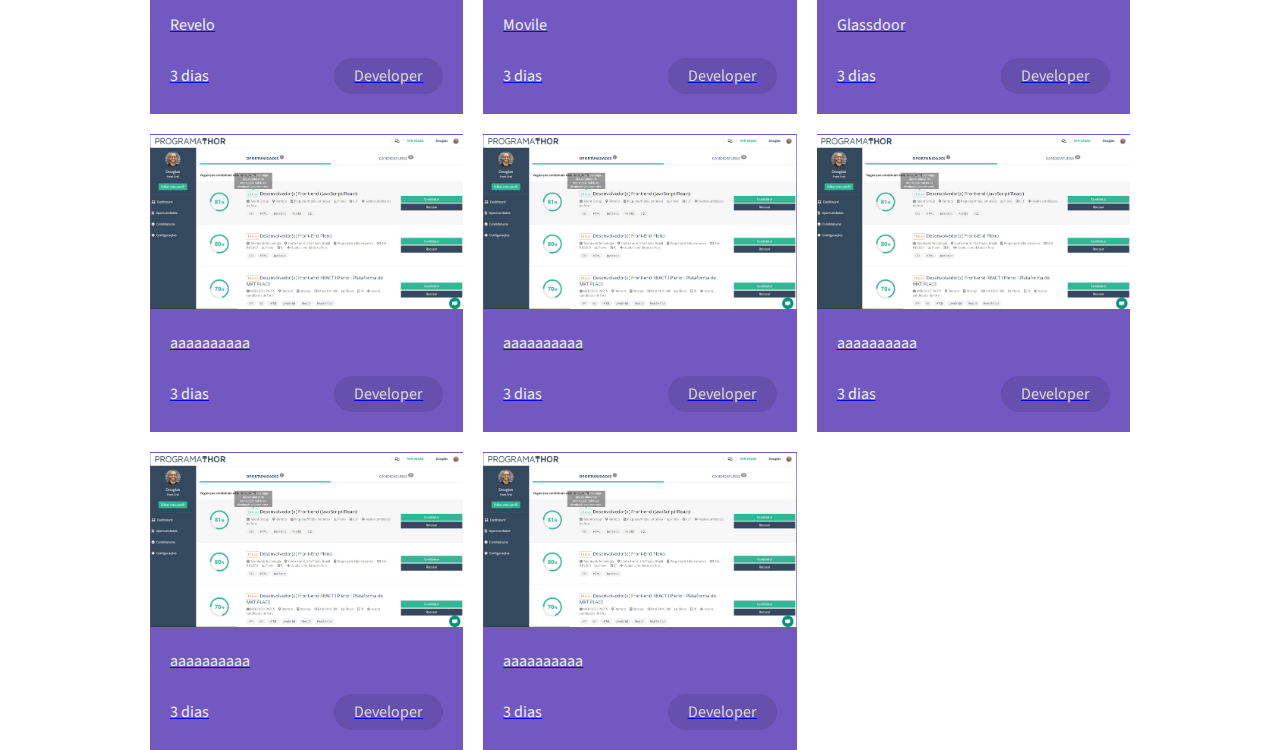
<file: pages/jobs.html>
<!DOCTYPE html>
<html>

<head>
    <meta name="viewport" content="width=device-width, initial-scale=1.0" />
    <title>HardSkills</title>
    <link rel="stylesheet" href="../styles/style.css" />
    <link rel="stylesheet" href="../styles/responsive.css" media="screen and (max-width: 768px)" />
    <link rel="stylesheet" href="../styles/print.css" media="print" />
    <link rel="shortcut icon" href="../files/icons8-dynamics-365-50.svg" type="image/x-icon">
    <link rel="shortcut icon" href="../files/icons8-dynamics-365-100.svg" type="image/x-icon">
</head>

<body>
    <header>
        <div class="container">
            <a href="../index.html">
                <div class="logo">
                    <img src="../files/assets/icons8-dynamics-365-500.svg" alt="developer douglas" />
                    <b>Developer</b>
                </div>
            </a>
            <div class="menu-section">
                <div class="menu-toggle">
                    <div class="one"></div>
                    <div class="two"></div>
                    <div class="three"></div>
                </div>
                <nav>
                    <ul>
                        <li><a href="./hard-skills.html">HardSkills</a></li>
                        <li><a href="./tools.html">Tools</a></li>
                        <li><a href="./host.html">Host</a></li>
                        <li><a href="./colleges-tech.html">CollegesTech</a></li>
                        <li><a href="./perfis-dev.html">PerfisDev</a></li>
                        <li><a href="./good-companies.html">GoodCompanies</a></li>
                        <li><a href="#">Jobs</a></li>
                        <li><a href="./soft-skills.html">SoftSkills</a></li>
                        <li><a href="./speaker.html">Speaker</a></li>
                    </ul>
                </nav>
            </div>
        </div>
    </header>
    <section class="hero">
        <div class="container">
            <div>
                <h2>
                    Jobs
                </h2>
            </div>
        </div>
    </section>
    <main>
        <section class="hero">
            <div class="container">
                <div>
                    <h3>
                        Encontrar vagas
                    </h3>
                    <p>
                        A minha seleção dos guias e das documentações que compõem seu cinto de ferramentas de dev.
                    </p>
                </div>
            </div>
        </section>
        <section id="sites" class="cards">
            <div class="card">
                <a class="destino" href="https://www.google.com/" target="_blank">
                    <div class="image">
                        <img src="../files/thumb_hard-skills/web_dev.jpg" />
                    </div>
                    <div class="content">
                        <p class="title text--medium">
                            web.dev learn
                        </p>
                        <div class="info">
                            <p class="text--medium">Learn web development</p>
                            <p class="price text--medium">Instruções para seu código</p>
                        </div>
                    </div>
                </a>
            </div>
        </section>
    </main>
    <script src="../scripts/menu.js"></script>
    <script src="../scripts/jobs.js"></script>
</body>

</html>
</file>
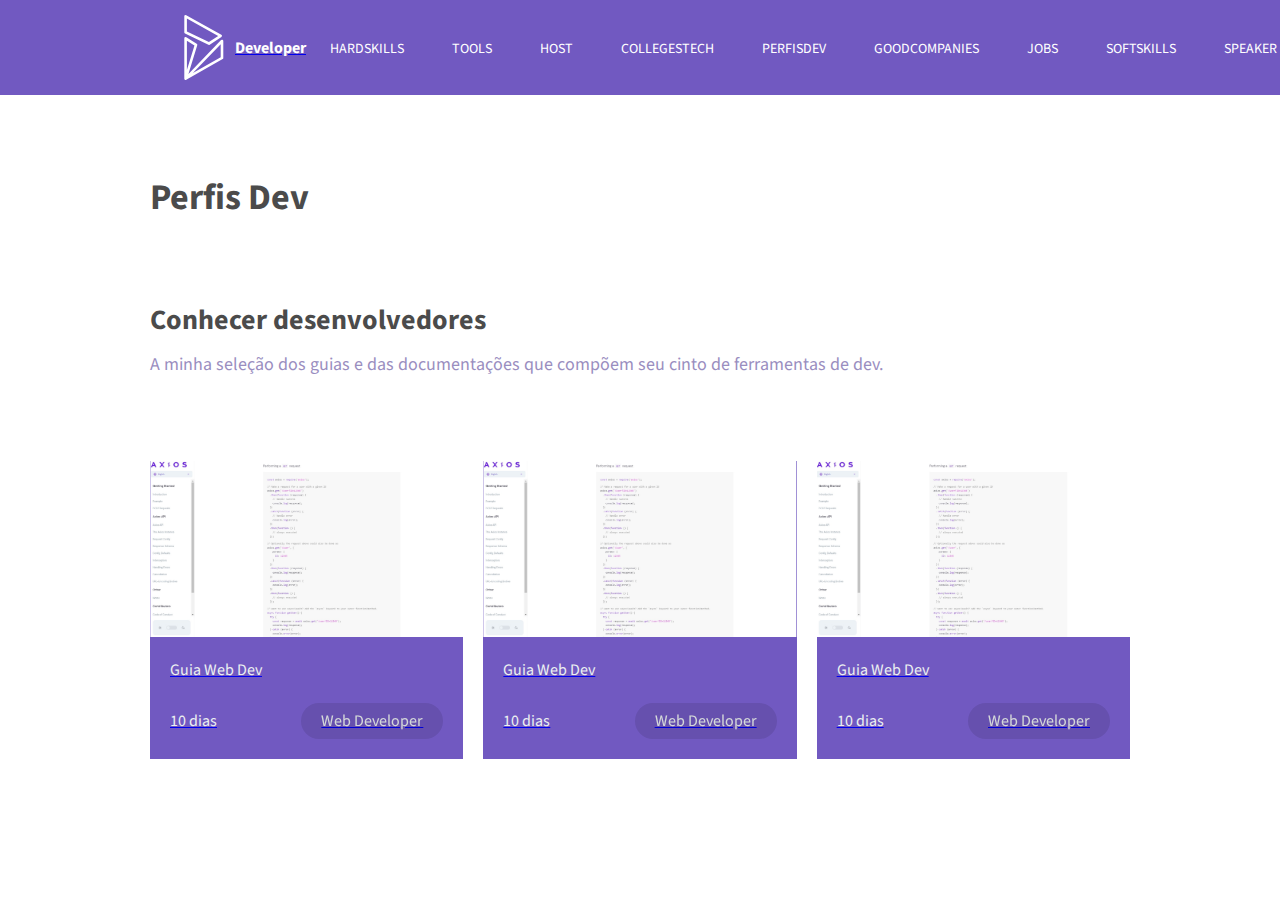
<file: pages/perfis-dev.html>
<!DOCTYPE html>
<html>

<head>
    <meta name="viewport" content="width=device-width, initial-scale=1.0" />
    <title>HardSkills</title>
    <link rel="stylesheet" href="../styles/style.css" />
    <link rel="stylesheet" href="../styles/responsive.css" media="screen and (max-width: 768px)" />
    <link rel="stylesheet" href="../styles/print.css" media="print" />
    <link rel="shortcut icon" href="../files/icons8-dynamics-365-50.svg" type="image/x-icon">
    <link rel="shortcut icon" href="../files/icons8-dynamics-365-100.svg" type="image/x-icon">
</head>

<body>
    <header>
        <div class="container">
            <a href="../index.html">
                <div class="logo">
                    <img src="../files/assets/icons8-dynamics-365-500.svg" alt="developer douglas" />
                    <b>Developer</b>
                </div>
            </a>
            <div class="menu-section">
                <div class="menu-toggle">
                    <div class="one"></div>
                    <div class="two"></div>
                    <div class="three"></div>
                </div>
                <nav>
                    <ul>
                        <li><a href="./hard-skills.html">HardSkills</a></li>
                        <li><a href="./tools.html">Tools</a></li>
                        <li><a href="./host.html">Host</a></li>
                        <li><a href="./colleges-tech.html">CollegesTech</a></li>
                        <li><a href="#">PerfisDev</a></li>
                        <li><a href="./good-companies.html">GoodCompanies</a></li>
                        <li><a href="./jobs.html">Jobs</a></li>
                        <li><a href="./soft-skills.html">SoftSkills</a></li>
                        <li><a href="./speaker.html">Speaker</a></li>
                    </ul>
                </nav>
            </div>
        </div>
    </header>
    <section class="hero">
        <div class="container">
            <div>
                <h2>
                    Perfis Dev
                </h2>
            </div>
        </div>
    </section>
    <main>
        <section class="hero">
            <div class="container">
                <div>
                    <h3>
                        Conhecer desenvolvedores 
                    </h3>
                    <p>
                        A minha seleção dos guias e das documentações que compõem seu cinto de ferramentas de dev.
                    </p>
                </div>
            </div>
        </section>
        <section id="sites" class="cards">
            <div class="card">
                <a class="destino" href="https://www.google.com/" target="_blank">
                    <div class="image">
                        <img src="../files/thumb_hard-skills/web_dev.jpg" />
                    </div>
                    <div class="content">
                        <p class="title text--medium">
                            web.dev learn
                        </p>
                        <div class="info">
                            <p class="text--medium">Learn web development</p>
                            <p class="price text--medium">Instruções para seu código</p>
                        </div>
                    </div>
                </a>
            </div>
        </section>
    </main>
    <script src="../scripts/menu.js"></script>
    <script src="../scripts/perfis-dev.js"></script>
</body>

</html>
</file>
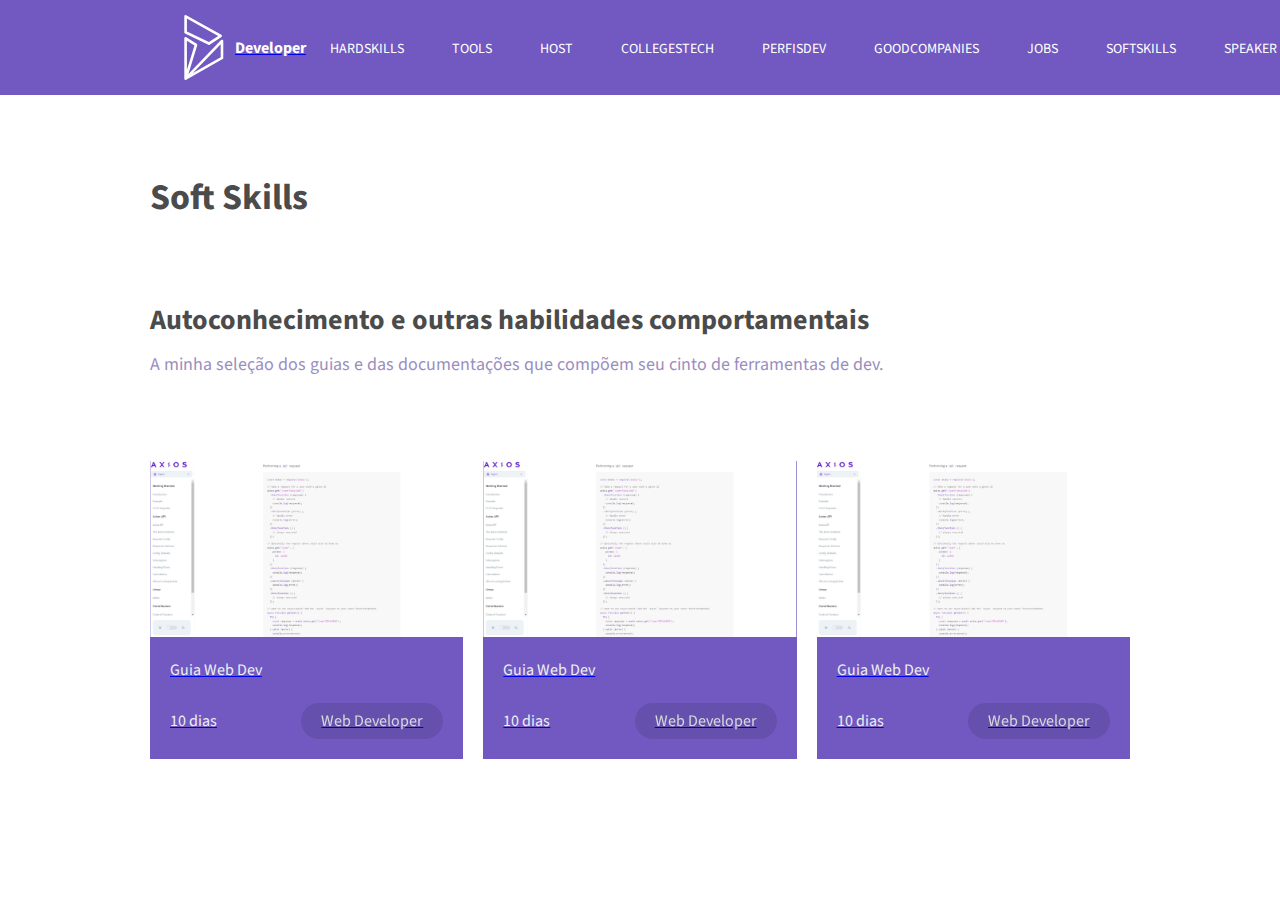
<file: pages/soft-skills.html>
<!DOCTYPE html>
<html>

<head>
    <meta name="viewport" content="width=device-width, initial-scale=1.0" />
    <title>HardSkills</title>
    <link rel="stylesheet" href="../styles/style.css" />
    <link rel="stylesheet" href="../styles/responsive.css" media="screen and (max-width: 768px)" />
    <link rel="stylesheet" href="../styles/print.css" media="print" />
    <link rel="shortcut icon" href="../files/icons8-dynamics-365-50.svg" type="image/x-icon">
    <link rel="shortcut icon" href="../files/icons8-dynamics-365-100.svg" type="image/x-icon">
</head>

<body>
    <header>
        <div class="container">
            <a href="../index.html">
                <div class="logo">
                    <img src="../files/assets/icons8-dynamics-365-500.svg" alt="developer douglas" />
                    <b>Developer</b>
                </div>
            </a>
            <div class="menu-section">
                <div class="menu-toggle">
                    <div class="one"></div>
                    <div class="two"></div>
                    <div class="three"></div>
                </div>
                <nav>
                    <ul>
                        <li><a href="./hard-skills.html">HardSkills</a></li>
                        <li><a href="./tools.html">Tools</a></li>
                        <li><a href="./host.html">Host</a></li>
                        <li><a href="./colleges-tech.html">CollegesTech</a></li>
                        <li><a href="./perfis-dev.html">PerfisDev</a></li>
                        <li><a href="./good-companies.html">GoodCompanies</a></li>
                        <li><a href="./jobs.html">Jobs</a></li>
                        <li><a href="#">SoftSkills</a></li>
                        <li><a href="./speaker.html">Speaker</a></li>
                    </ul>
                </nav>
            </div>
        </div>
    </header>
    <section class="hero">
        <div class="container">
            <div>
                <h2>
                    Soft Skills
                </h2>
            </div>
        </div>
    </section>
    <main>
        <section class="hero">
            <div class="container">
                <div>
                    <h3>
                        Autoconhecimento e outras habilidades comportamentais
                    </h3>
                    <p>
                        A minha seleção dos guias e das documentações que compõem seu cinto de ferramentas de dev.
                    </p>
                </div>
            </div>
        </section>
        <section id="sites" class="cards">
            <div class="card">
                <a class="destino" href="https://www.google.com/" target="_blank">
                    <div class="image">
                        <img src="../files/thumb_hard-skills/web_dev.jpg" />
                    </div>
                    <div class="content">
                        <p class="title text--medium">
                            web.dev learn
                        </p>
                        <div class="info">
                            <p class="text--medium">Learn web development</p>
                            <p class="price text--medium">Instruções para seu código</p>
                        </div>
                    </div>
                </a>
            </div>
        </section>
    </main>
    <script src="../scripts/menu.js"></script>
    <script src="../scripts/soft-skills.js"></script>
</body>

</html>
</file>
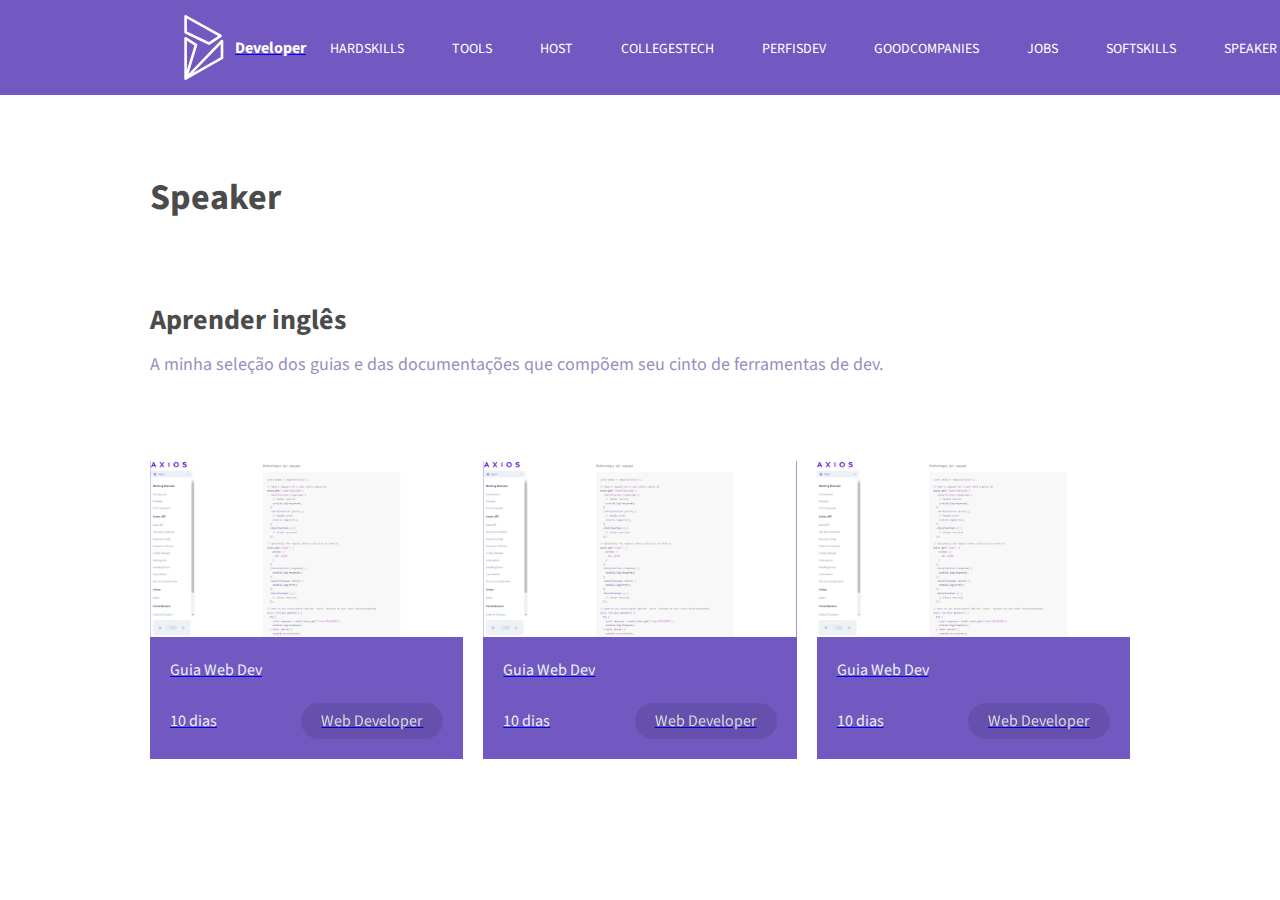
<file: pages/speaker.html>
<!DOCTYPE html>
<html>

<head>
    <meta name="viewport" content="width=device-width, initial-scale=1.0" />
    <title>HardSkills</title>
    <link rel="stylesheet" href="../styles/style.css" />
    <link rel="stylesheet" href="../styles/responsive.css" media="screen and (max-width: 768px)" />
    <link rel="stylesheet" href="../styles/print.css" media="print" />
    <link rel="shortcut icon" href="../files/icons8-dynamics-365-50.svg" type="image/x-icon">
    <link rel="shortcut icon" href="../files/icons8-dynamics-365-100.svg" type="image/x-icon">
</head>

<body>
    <header>
        <div class="container">
            <a href="../index.html">
                <div class="logo">
                    <img src="../files/assets/icons8-dynamics-365-500.svg" alt="developer douglas" />
                    <b>Developer</b>
                </div>
            </a>
            <div class="menu-section">
                <div class="menu-toggle">
                    <div class="one"></div>
                    <div class="two"></div>
                    <div class="three"></div>
                </div>
                <nav>
                    <ul>
                        <li><a href="./hard-skills.html">HardSkills</a></li>
                        <li><a href="./tools.html">Tools</a></li>
                        <li><a href="./host.html">Host</a></li>
                        <li><a href="./colleges-tech.html">CollegesTech</a></li>
                        <li><a href="./perfis-dev.html">PerfisDev</a></li>
                        <li><a href="./good-companies.html">GoodCompanies</a></li>
                        <li><a href="./jobs.html">Jobs</a></li>
                        <li><a href="./soft-skills.html">SoftSkills</a></li>
                        <li><a href="#">Speaker</a></li>
                    </ul>
                </nav>
            </div>
        </div>
    </header>
    <section class="hero">
        <div class="container">
            <div>
                <h2>
                    Speaker
                </h2>
            </div>
        </div>
    </section>
    <main>
        <section class="hero">
            <div class="container">
                <div>
                    <h3>
                        Aprender inglês
                    </h3>
                    <p>
                        A minha seleção dos guias e das documentações que compõem seu cinto de ferramentas de dev.
                    </p>
                </div>
            </div>
        </section>
        <section id="sites" class="cards">
            <div class="card">
                <a class="destino" href="https://www.google.com/" target="_blank">
                    <div class="image">
                        <img src="../files/thumb_hard-skills/web_dev.jpg" />
                    </div>
                    <div class="content">
                        <p class="title text--medium">
                            web.dev learn
                        </p>
                        <div class="info">
                            <p class="text--medium">Learn web development</p>
                            <p class="price text--medium">Instruções para seu código</p>
                        </div>
                    </div>
                </a>
            </div>
        </section>
    </main>
    <script src="../scripts/menu.js"></script>
    <script src="../scripts/speaker.js"></script>
</body>

</html>
</file>
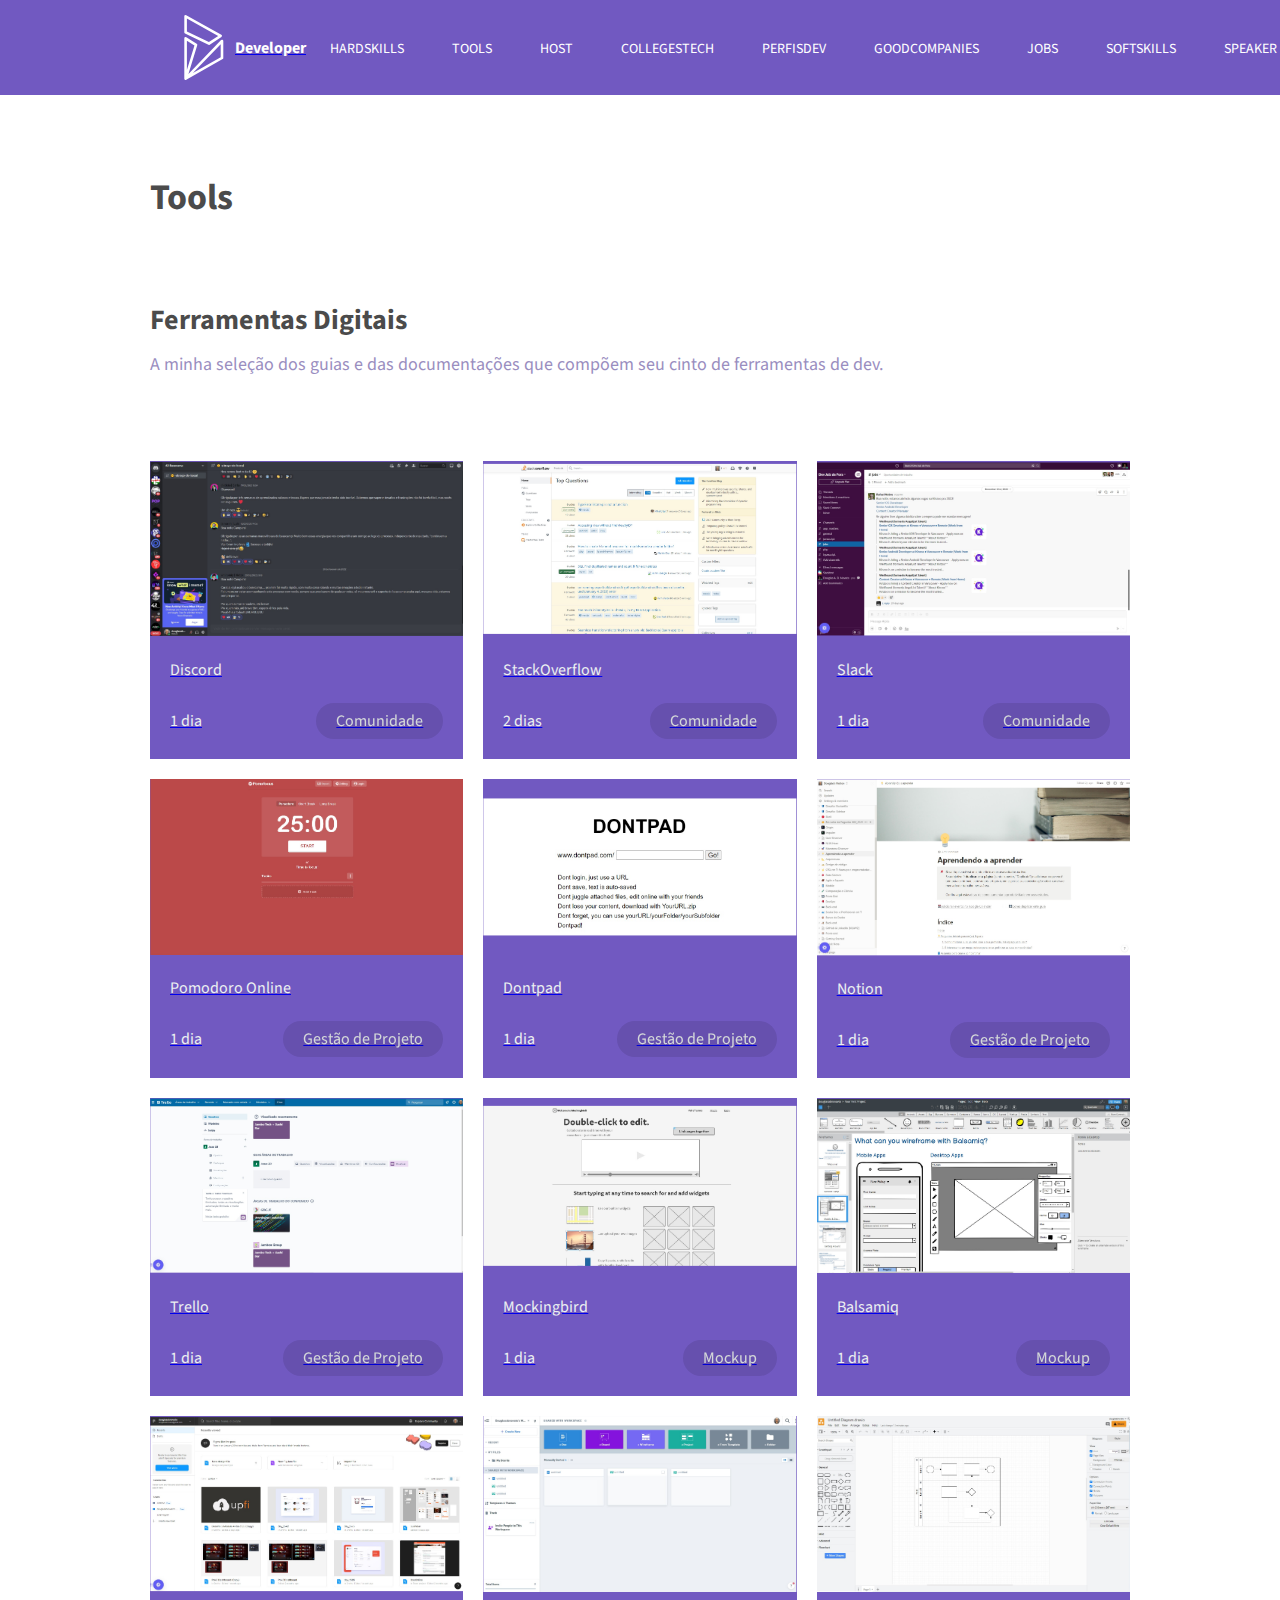
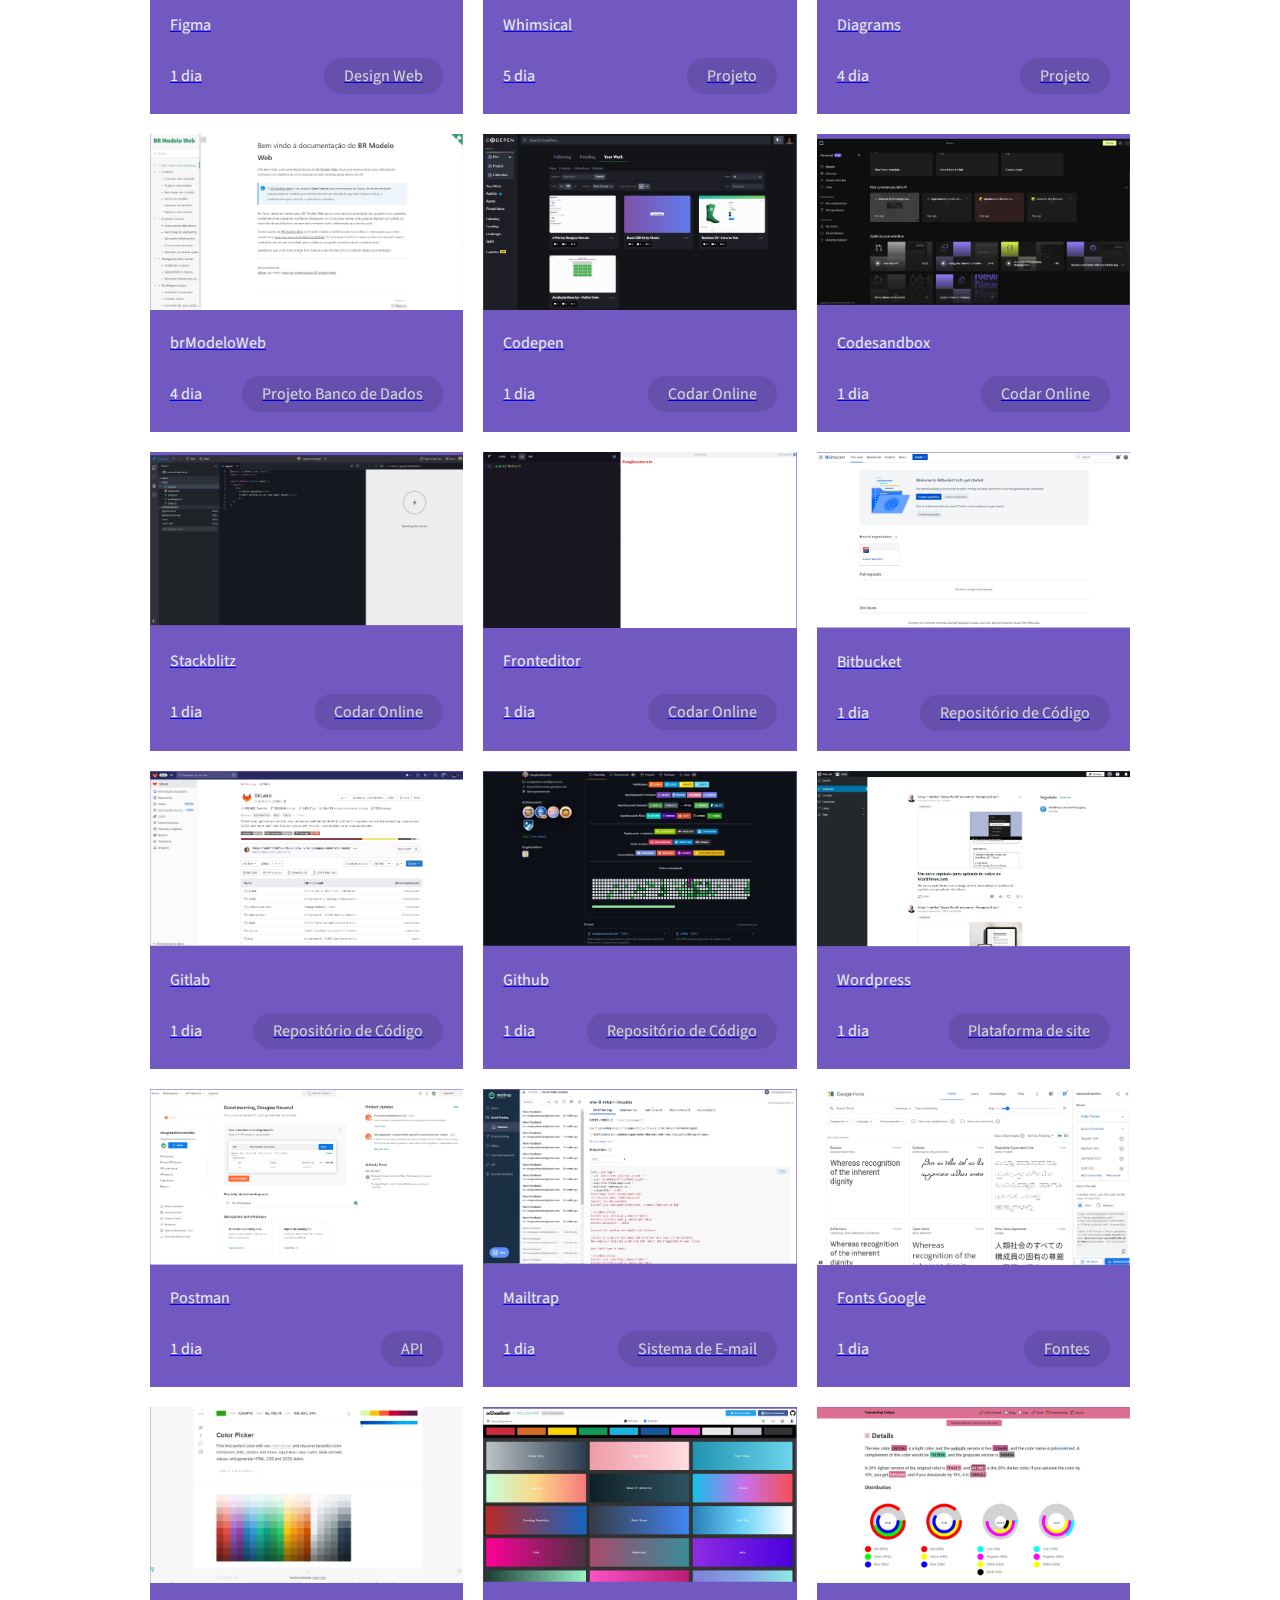
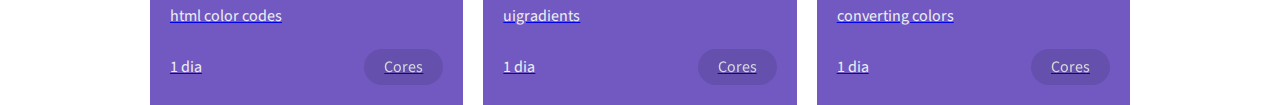
<file: pages/tools.html>
<!DOCTYPE html>
<html>

<head>
    <meta name="viewport" content="width=device-width, initial-scale=1.0" />
    <title>HardSkills</title>
    <link rel="stylesheet" href="../styles/style.css" />
    <link rel="stylesheet" href="../styles/responsive.css" media="screen and (max-width: 768px)" />
    <link rel="stylesheet" href="../styles/print.css" media="print" />
    <link rel="shortcut icon" href="../files/icons8-dynamics-365-50.svg" type="image/x-icon">
    <link rel="shortcut icon" href="../files/icons8-dynamics-365-100.svg" type="image/x-icon">
</head>

<body>
    <header>
        <div class="container">
            <a href="../index.html">
                <div class="logo">
                    <img src="../files/assets/icons8-dynamics-365-500.svg" alt="developer douglas" />
                    <b>Developer</b>
                </div>
            </a>
            <div class="menu-section">
                <div class="menu-toggle">
                    <div class="one"></div>
                    <div class="two"></div>
                    <div class="three"></div>
                </div>
                <nav>
                    <ul>
                        <li><a href="./hard-skills.html">HardSkills</a></li>
                        <li><a href="#">Tools</a></li>
                        <li><a href="./host.html">Host</a></li>
                        <li><a href="./colleges-tech.html">CollegesTech</a></li>
                        <li><a href="./perfis-dev.html">PerfisDev</a></li>
                        <li><a href="./good-companies.html">GoodCompanies</a></li>
                        <li><a href="./jobs.html">Jobs</a></li>
                        <li><a href="./soft-skills.html">SoftSkills</a></li>
                        <li><a href="./speaker.html">Speaker</a></li>
                    </ul>
                </nav>
            </div>
        </div>
    </header>
    <section class="hero">
        <div class="container">
            <div>
                <h2>
                    Tools
                </h2>
            </div>
        </div>
    </section>
    <main>
        <section class="hero">
            <div class="container">
                <div>
                    <h3>
                        Ferramentas Digitais
                    </h3>
                    <p>
                        A minha seleção dos guias e das documentações que compõem seu cinto de ferramentas de dev.
                    </p>
                </div>
            </div>
        </section>
        <section id="sites" class="cards">
            <div class="card">
                <a class="destino" href="https://www.google.com/" target="_blank">
                    <div class="image">
                        <img src="../files/thumb_tools/tools.jpg" />
                    </div>
                    <div class="content">
                        <p class="title text--medium">
                            web.dev learn
                        </p>
                        <div class="info">
                            <p class="text--medium">Learn web development</p>
                            <p class="price text--medium">Instruções para seu código</p>
                        </div>
                    </div>
                </a>
            </div>
        </section>
    </main>
    <script src="../scripts/menu.js"></script>
    <script src="../scripts/tools.js"></script>
</body>

</html>
</file>
<file: styles/style.css>
@import url("https://fonts.googleapis.com/css?family=Source+Sans+Pro");

* {
  box-sizing: border-box;
  margin: 0;
  padding: 0;
  outline: 0;
}

html {
  /* a cada 1rem será considera 10px */
  font-size: 62.5%;
}

html,
body {
  height: 100vh;
  font-family: "Source Sans Pro";
  text-rendering: optimizelegibility;
  -webkit-font-smoothing: antialiased;
}

body {
  font-size: 1.6rem;
}

header {
  background-color: #7159c1;
}

header .container {
  display: flex;
  align-items: center;
  justify-content: space-between;
  width: 90%;
  max-width: 980px;
  margin: auto;
}

header .logo {
  color: white;
  display: flex;
  justify-content: center;
  align-items: center;
}

header img {
  width: 65px;
  margin-left: 20px;
  padding: 15px 0;
}

header nav ul {
  display: flex;
}

header nav ul li {
  list-style: none;
}

header nav ul li a {
  text-decoration: none;
  color: white;
  text-transform: uppercase;
  font-size: 1.4rem;
  padding: 2.4rem;
  transition: all 250ms linear 0s;
}

header nav ul li a:hover {
  background: rgba(255, 255, 255, 0.15)
}

h2 {
  color: rgb(75, 75, 75);
  font-size: 3.6rem;
  line-height: 4.6rem;
}

h3 {
  color: rgb(75, 75, 75);
  font-size: 2.8rem;
  line-height: 3.8rem;
}

.button {
  display: inline-block;
  font-size: 1.6rem;
  font-weight: 600;
  color: rgb(255, 255, 255);
  background-color: rgb(113, 89, 193);
  margin: 15px 0px 0px;
  padding: 12px 30px;
  text-decoration: none;
  border-radius: 5px;
  transition: all 150ms linear 0s;
}

.button:hover {
  opacity: 0.9;
}

/* HERO */
section.hero {
  margin: 80px 0;
}

section.hero .container {
  width: 90%;
  max-width: 980px;
  margin: auto;
  display: flex;
}

section.hero p {
  color: rgb(154, 142, 191);
  font-size: 1.8rem;
  line-height: 3.2rem;
  margin: 10px 0px 0px;
}

/* MAIN */
main {
  margin-bottom: 80px;
}

/* CARDS */
.cards {
  width: 90%;
  max-width: 980px;
  margin: auto;
  display: grid;
  grid-template-columns: repeat(auto-fit, minmax(250px, 1fr));
  grid-gap: 20px;
}

.text--medium {
  font-size: 1.6rem;
  line-height: 2.6rem;
  font-weight: 400;
  color: #ecf0f1;
}

.card {
  display: flex;
  flex-direction: column;
  background-color: #7159c1;
  cursor: pointer;
  transition: all 0.3s ease 0s;
}

.card:hover {
  transform: translateY(-7px);
}

.image {
  width: 100%;
  padding-top: 56.25%;
  /* 16:9 */
  overflow: hidden;
  position: relative;
}

.image img {
  width: 100%;
  position: absolute;
  top: 50%;
  left: 50%;
  transform: translate(-50%, -50%);
}

.content {
  margin: 20px;
}

.title {
  margin-bottom: 20px;
}

.info {
  display: flex;
  align-self: end;
  align-items: center;
}

.price {
  margin-left: auto;
  padding: 5px 20px;
  border-radius: 20px;
  background-color: #7159c1;
  filter: brightness(90%);
}

/* MODAL */
.modal-overlay {
  display: flex;
  align-items: center;
  justify-content: center;
  position: fixed;
  top: 0;
  left: 0;
  width: 100%;
  height: 100%;
  z-index: 5;
  background-color: rgba(0, 0, 0, 0.6);
  opacity: 0;
  visibility: hidden;
}

.modal-overlay.active {
  opacity: 1;
  visibility: visible;
}

.modal {
  display: flex;
  align-items: center;
  justify-content: center;
  position: relative;
  background-color: #fff;
  width: 95%;
  height: 95%;
  margin: 0 auto;
  padding: 10px;
  border-radius: 3px;
  box-shadow: 0 2px 10px rgba(0, 0, 0, 0.1);
  opacity: 0;
  overflow-y: auto;
  visibility: hidden;
  transition: all 0.6s cubic-bezier(0.55, 0, 0.1, 1);
  transform: scale(1.2);
}

.modal .close-modal {
  position: absolute;
  cursor: pointer;
  top: 5px;
  right: 15px;
  opacity: 0;
  transition: opacity 0.6s cubic-bezier(0.55, 0, 0.1, 1), transform 0.6s cubic-bezier(0.55, 0, 0.1, 1);
  transition-delay: 0.3s;
}

.modal .close-modal svg {
  width: 18px;
  height: 18px;
}

.modal .modal-content {
  opacity: 0;
  transition: opacity 0.6s cubic-bezier(0.55, 0, 0.1, 1);
  transition-delay: 0.3s;
}

.modal.active {
  visibility: visible;
  opacity: 1;
  transform: scale(1);
}

.modal.active .modal-content {
  opacity: 1;
}

.modal.active .close-modal {
  transform: translateY(10px);
  opacity: 1;
}

.video-background {
  position: fixed;
  top: 0;
  right: 0;
  bottom: 0;
  left: 0;
  z-index: -99;
  background-color: white;
}

.video-foreground,
.video-background iframe {
  position: absolute;
  top: 50%;
  left: 50%;
  width: 100%;
  height: 90%;
  transform: translate(-50%, -50%);
}

/* FORM */
#form {
  width: 100%;
  background: #7159c1;
  padding: 80px 0;
  margin: 0;
  display: flex;
  align-items: center;
  justify-content: center;
}

#form form {
  width: 90%;
  max-width: 980px;
  background: white;
  padding: 40px;
  box-shadow: 0px 2px 2px 2px rgba(0, 0, 0, 0.15),
    0px 10px 20px -10px rgba(0, 0, 0, 0.1)
}

#form h3 {
  margin-bottom: 30px
}

#form form label {
  display: none;
}

.form-group {
  display: flex;
  flex-direction: row;
}

.form-group label.right-inline {
  text-align: right;
  padding-right: 8px;
  padding-left: 10px;
  width: auto;
}

.form-group .input-control {
  flex: 1 1;
  display: block;
  margin: -4px 8px 10px;
  padding: 12px;
  font-size: 1.6rem;
}

#form .button {
  margin: 20px 8px 10px;
}
</file>
<file: styles/responsive.css>
html {
    font-size: 50%;
}

/**
* desktop
*/
@media (max-width: 630px) {

    .hero .container {
        flex-direction: column;
        text-align: center;
    }

    .hero .container img {
        order: -1;
    }

    .form-group {
        display: block;
    }
}

/**
*  tablet
*/
@media (max-width: 540px) {
    nav {
        display: none;
    }

    .one,
    .two,
    .three {
        background-color: #fff;
        height: 5px;
        width: 100%;
        margin: 6px auto;
        transition-duration: 0.3s;
    }

    .menu-toggle {
        width: 40px;
        height: 30px;
        margin-right: 20px;
    }

    /* fullscreen */
    .menu-section.on {
        position: absolute;
        top: 0;
        left: 0;
        width: 100vw;
        height: 100vh;
        background-color: #7159c1;
        z-index: 10;
        display: flex;
        justify-content: center;
        align-items: center;
    }

    .menu-section.on nav {
        display: block;
    }

    .menu-section.on .menu-toggle {
        position: absolute;
        right: 25px;
        top: 15px;
    }

    .menu-section.on .menu-toggle .one {
        transform: rotate(45deg) translate(7px, 7px);
    }

    .menu-section.on .menu-toggle .two {
        opacity: 0;
    }

    .menu-section.on .menu-toggle .three {
        transform: rotate(-45deg) translate(8px, -9px);
    }

    .menu-section.on nav ul {
        text-align: center;
        display: block;
    }

    .menu-section.on nav ul a {
        transition-duration: 0.5s;
        font-size: 3rem;
        line-height: 4rem;
        display: block;
    }

}

/**
* mobile
*/
@media (max-width: 320px) {
    #form h3 {
        font-size: 2rem;
    }
}
</file>
<file: styles/print.css>
header,
.hero,
.image,
#form {
    display: none;
    padding: 0;
    margin: 0;
}

.cards {
    display: block;
}

.card {
    border-bottom: 1px solid;
}

.text--medium {
    color: black;
}
</file>
